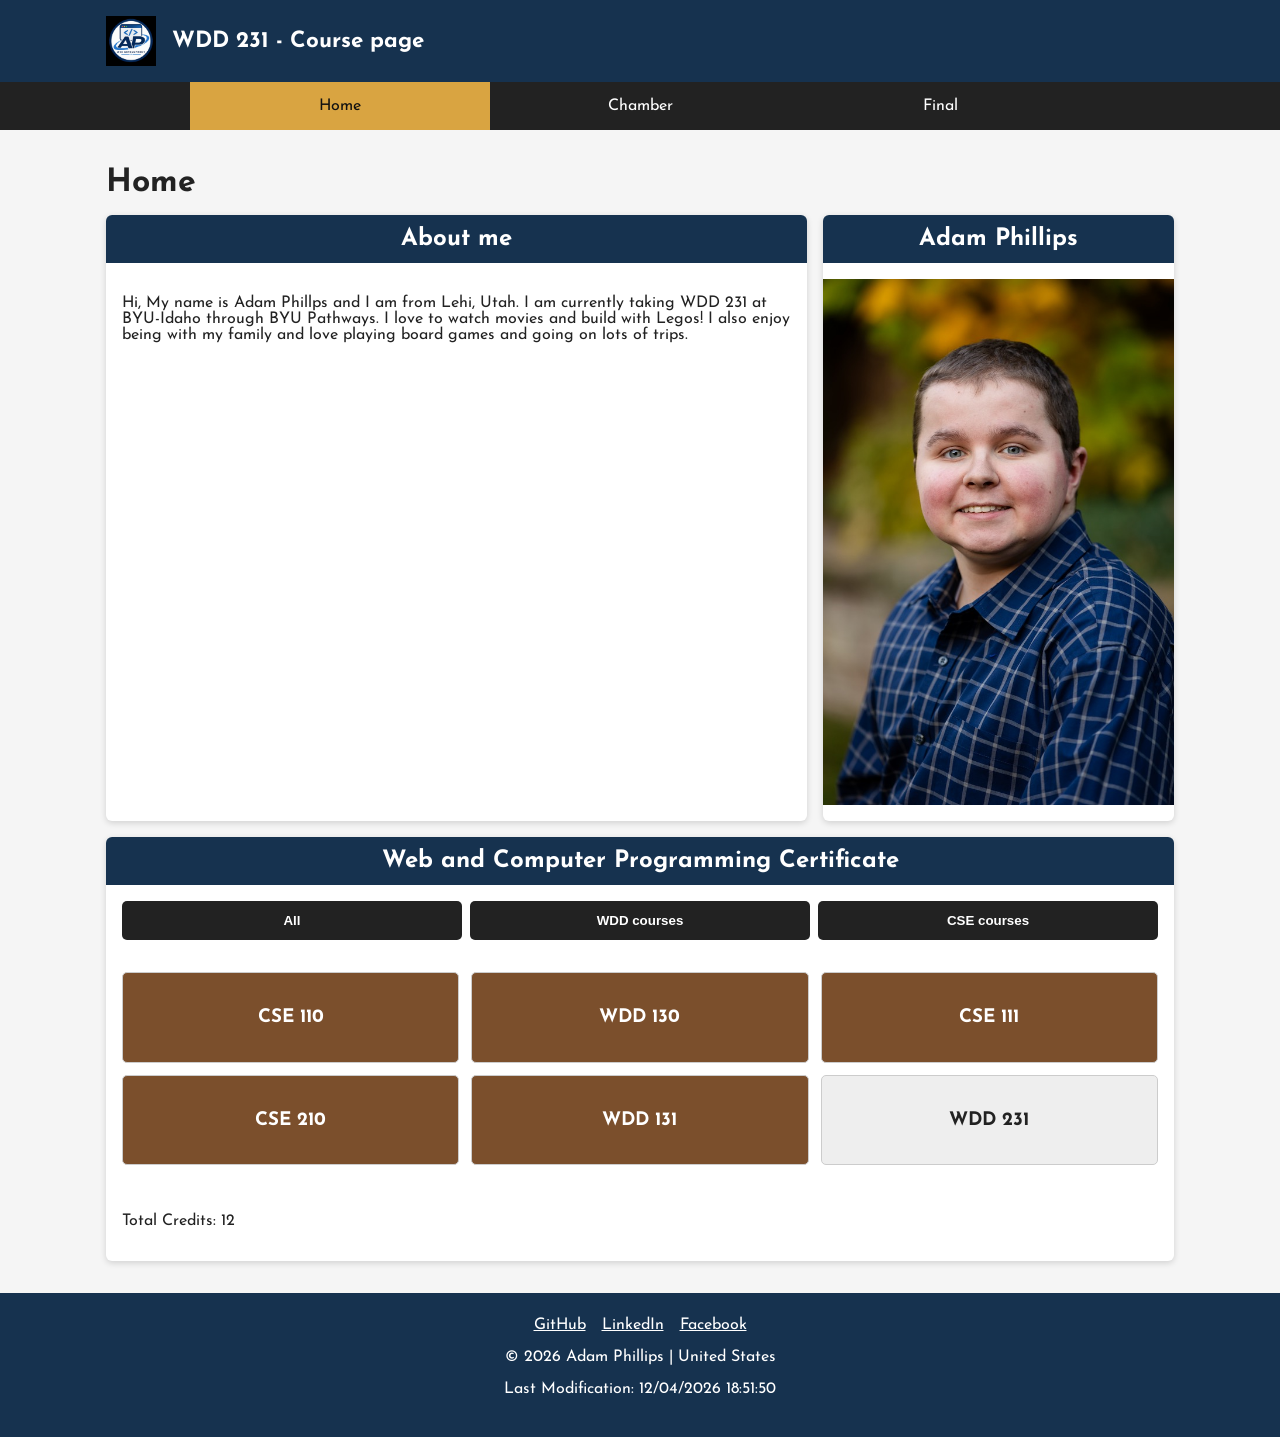
<file: index.html>
<!DOCTYPE html>
<html lang="en">
<head>
    <meta charset="UTF-8">
    <meta name="viewport" content="width=device-width, initial-scale=1.0">

    <meta
        name="description"
        content="This is a WDD 231 course homepage featuring web development coursework and certificate progress."
    >
    <meta name="author" content="Adam Phillips">

    <title>WDD 231 | Adam Phillips</title>

    <link rel="preconnect" href="https://fonts.googleapis.com">
    <link rel="preconnect" href="https://fonts.gstatic.com" crossorigin>
    <link href="https://fonts.googleapis.com/css2?family=Josefin+Sans:ital,wght@0,100..700;1,100..700&display=swap" rel="stylesheet">
    <link rel="stylesheet" href="styles/small.css">
    <link rel="stylesheet" href="styles/larger.css">

    <script src="scripts/navigation.js" defer></script>
    <script src="scripts/date.js" defer></script>
    <script src="scripts/course.js" defer></script>
</head>

<body>

    <header>
        <div class="header-content">
            <img src="images/custom_logo.jpg" alt="Site logo" width="50" height="50">
            <!-- The logo is a custom created logo, simply my intials and certicate with minor design.  -->

            <span>WDD 231 - Course page</span>

            <button
                id="menu-button"
                type="button"
                aria-label="Open navigation menu"
                aria-expanded="false"
            >
                ☰
            </button>
        </div>
    </header>

    <nav id="navigation">
        <a href="index.html" class="active">Home</a>
        <a href="#">Chamber</a>
        <a href="#">Final</a>
    </nav>

    <main>
        <h1>Home</h1>

        <div class="top-sections">

            <section class="course-work">
                <h2>About me</h2>
                    <p>Hi, My name is Adam Phillps and I am from Lehi, Utah. I am currently taking WDD 231 at
                    BYU-Idaho through BYU Pathways.  I love to watch movies and build with Legos!  I also enjoy being with my family and love
                    playing board games and going on lots of trips.</p>
            </section>

            <section class="location">
                <h2>Adam Phillips</h2>

                <img
                    src="images/profile.jpg"
                    alt="Profile image"
                    width="400"
                    height="300"
                >

            </section>

        </div>

        <section class="certificate">
            <h2>Web and Computer Programming Certificate</h2>

            <div class="course-filters">
                <button id="all" type="button">All</button>
                <button id="wdd" type="button">WDD courses</button>
                <button id="cse" type="button">CSE courses</button>
            </div>

            <div id="course-cards"></div>

            <p>
                Total Credits:
                <span id="total-credits">0</span>
            </p>
        </section>
    </main>

    <footer>

        <div class="social-links">
            <a
                href="https://github.com/PhillipsAdam680"
                target="_blank"
                rel="noopener"
                aria-label="GitHub"
            >
                GitHub
            </a>

            <a
                href="https://www.linkedin.com/in/adam-phillips-0ab884398/"
                target="_blank"
                rel="noopener"
                aria-label="LinkedIn"
            >
                LinkedIn
            </a>

            <a
                href="https://www.facebook.com/profile.php?id=61559179601102"
                target="_blank"
                rel="noopener"
                aria-label="Facebook"
            >
                Facebook
            </a>
        </div>

        <p>
            &copy;
            <span id="currentyear"></span>
            Adam Phillips | United States
        </p>

        <p id="lastModified"></p>

    </footer>

</body>
</html>
</file>
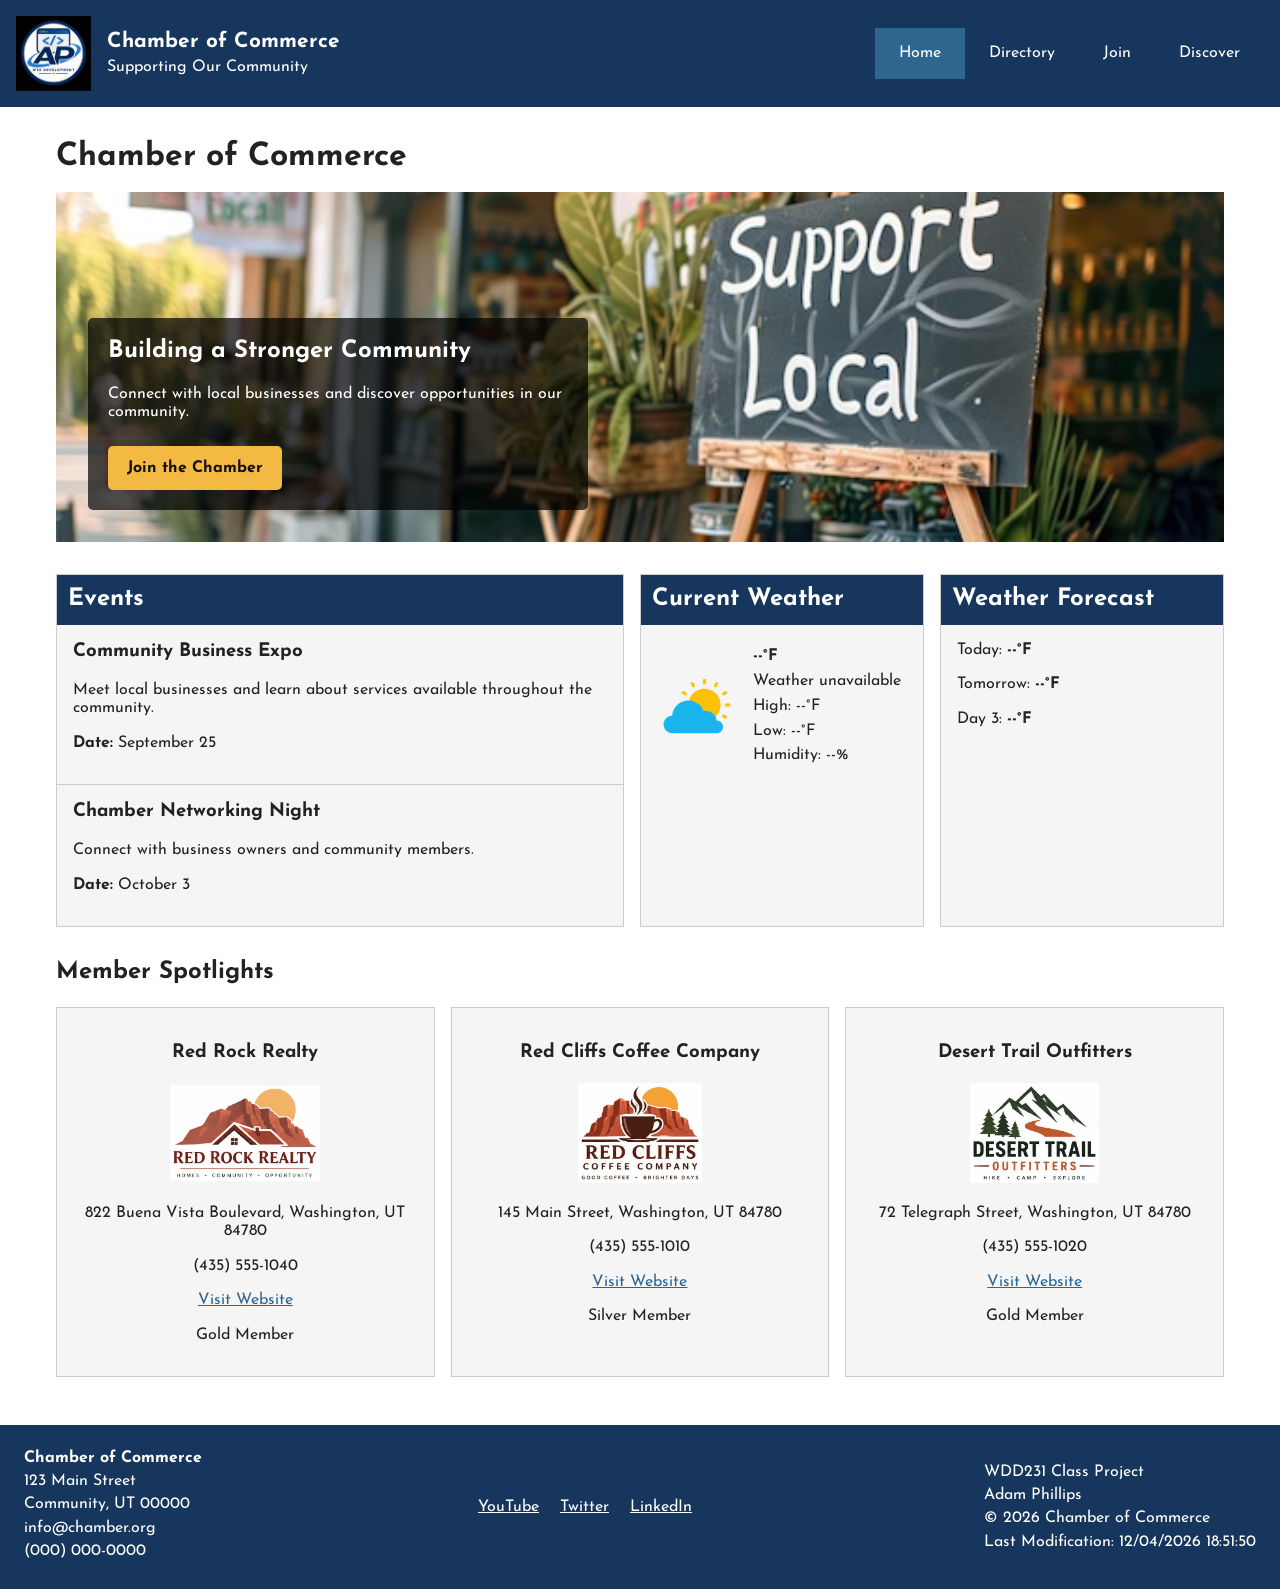
<file: chamber/index.html>
<!DOCTYPE html>
<html lang="en">
<head>
    <meta charset="UTF-8">
    <meta name="viewport" content="width=device-width, initial-scale=1.0">

    <meta name="description" content="Chamber of Commerce home page featuring local businesses, events, weather, and community information.">
    <meta name="author" content="Adam Phillips">

    <meta property="og:title" content="Chamber of Commerce">
    <meta property="og:description" content="Discover local businesses, events, weather, and community opportunities.">
    <meta property="og:image" content="https://PhillipsAdam680.github.io/wdd231/chamber/images/custom_logo.jpg">
    <meta property="og:url" content="https://PhillipsAdam680.github.io/wdd231/chamber/">

    <title>Home | Chamber of Commerce</title>

    <link rel="icon" href="favicon.ico">
    <link rel="preconnect" href="https://fonts.googleapis.com">
    <link rel="preconnect" href="https://fonts.gstatic.com" crossorigin>
    <link href="https://fonts.googleapis.com/css2?family=Josefin+Sans:ital,wght@0,100..700;1,100..700&display=swap" rel="stylesheet">
    <link rel="stylesheet" href="styles/normalize.css">
    <link rel="stylesheet" href="styles/chamber.css">
    <link rel="stylesheet" href="styles/chamber-large.css">

    <script src="scripts/navigation.js" defer></script>
    <script src="scripts/date.js" defer></script>
    <script src="scripts/weather.js" defer></script>
    <script src="scripts/spotlights.js" defer></script>
</head>

<body>

<header>
    <div class="site-brand">
        <img src="images/custom_logo.jpg"
             alt="Chamber of Commerce logo"
             width="75"
             height="75">

        <div>
            <span>Chamber of Commerce</span>
            <p>Supporting Our Community</p>
        </div>
    </div>

    <button id="menu" aria-label="Open navigation menu"></button>

    <nav id="navigation">
        <a href="index.html" class="active">Home</a>
        <a href="directory.html">Directory</a>
        <a href="join.html">Join</a>
        <a href="discover.html">Discover</a>
    </nav>
</header>

<main>

    <h1>Chamber of Commerce</h1>

    <!-- HERO -->
    <section class="hero">
        <img src="images/local-business.jpg"
             alt="Local community and businesses"
             width="1200"
             height="500">

        <div class="hero-content">
            <h2>Building a Stronger Community</h2>
            <p>Connect with local businesses and discover opportunities in our community.</p>
            <a href="join.html" class="cta-button">Join the Chamber</a>
        </div>
    </section>

    <!-- HOME INFORMATION -->
    <section class="home-info">

        <!-- EVENTS -->
        <section class="card events">
            <h2>Events</h2>

            <div class="event">
                <h3>Community Business Expo</h3>
                <p>Meet local businesses and learn about services available throughout the community.</p>
                <p><strong>Date:</strong> September 25</p>
            </div>

            <div class="event">
                <h3>Chamber Networking Night</h3>
                <p>Connect with business owners and community members.</p>
                <p><strong>Date:</strong> October 3</p>
            </div>
        </section>

        <!-- CURRENT WEATHER -->
        <section class="card weather">
            <h2>Current Weather</h2>

            <div class="current-weather">
                <img id="weather-icon"
                     src="images/weathericon.png"
                     alt="Current weather"
                     width="80"
                     height="80">

                <div>
                    <p><strong><span id="temperature">--</span>°F</strong></p>
                    <p id="description">Weather unavailable</p>
                    <p>High: <span id="high">--</span>°F</p>
                    <p>Low: <span id="low">--</span>°F</p>
                    <p>Humidity: <span id="humidity">--</span>%</p>
                </div>
            </div>
        </section>

        <!-- FORECAST -->
        <section class="card forecast">
            <h2>Weather Forecast</h2>

            <p>Today: <strong><span id="today-temp">--</span>°F</strong></p>
            <p>Tomorrow: <strong><span id="tomorrow-temp">--</span>°F</strong></p>
            <p>
                <span id="day-three-name">Day 3</span>:
                <strong><span id="day-three-temp">--</span>°F</strong>
            </p>
        </section>

    </section>

    <!-- MEMBER SPOTLIGHTS -->
    <section class="spotlight-section">
        <h2>Member Spotlights</h2>

        <div id="spotlights" class="spotlight-grid">
            <!-- JavaScript inserts businesses here -->
        </div>
    </section>

</main>

<footer>

    <div>
        <strong>Chamber of Commerce</strong>
        <p>123 Main Street</p>
        <p>Community, UT 00000</p>
        <p>info@chamber.org</p>
        <p>(000) 000-0000</p>
    </div>

    <div class="social-links">
        <a href="#" aria-label="YouTube">YouTube</a>
        <a href="#" aria-label="Twitter">Twitter</a>
        <a href="#" aria-label="LinkedIn">LinkedIn</a>
    </div>

    <div>
        <p>WDD231 Class Project</p>
        <p>Adam Phillips</p>
        <p>&copy; <span id="currentyear"></span> Chamber of Commerce</p>
        <p id="lastModified"></p>
    </div>

</footer>

</body>
</html>
</file>
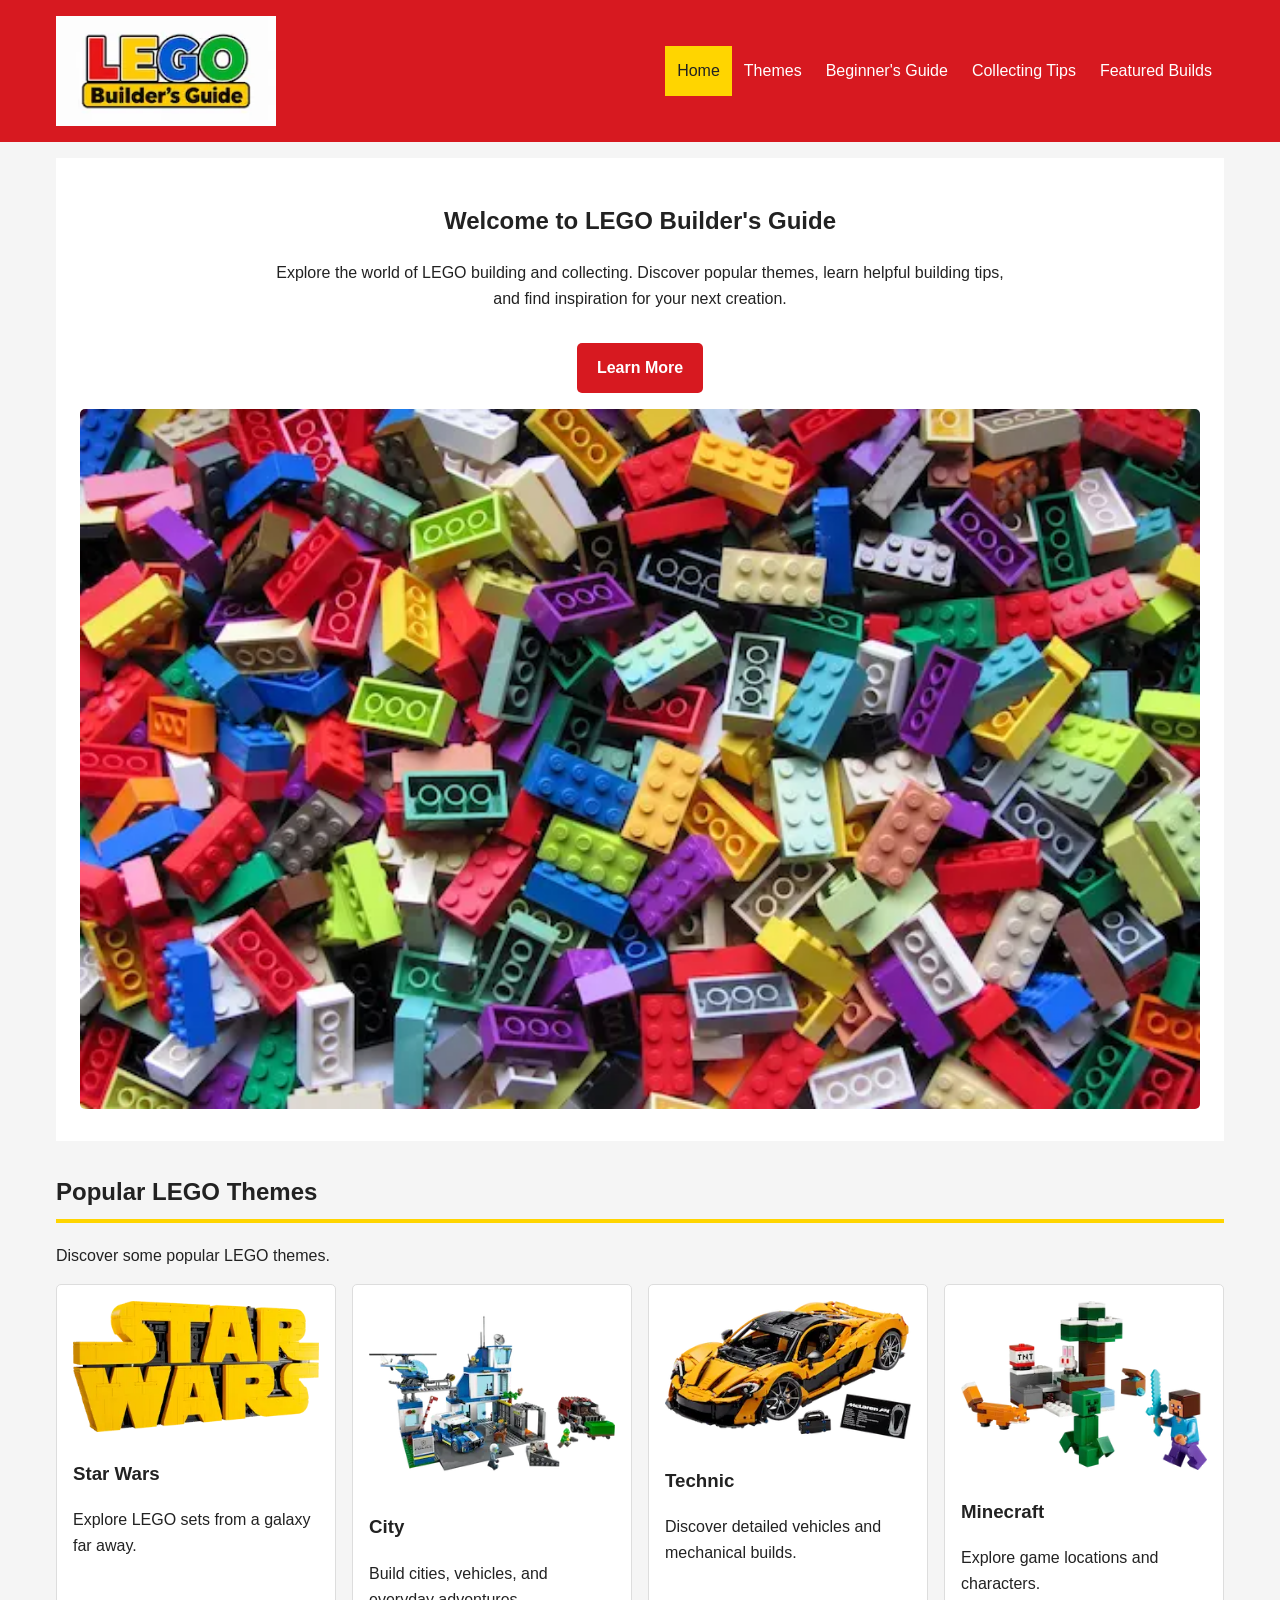
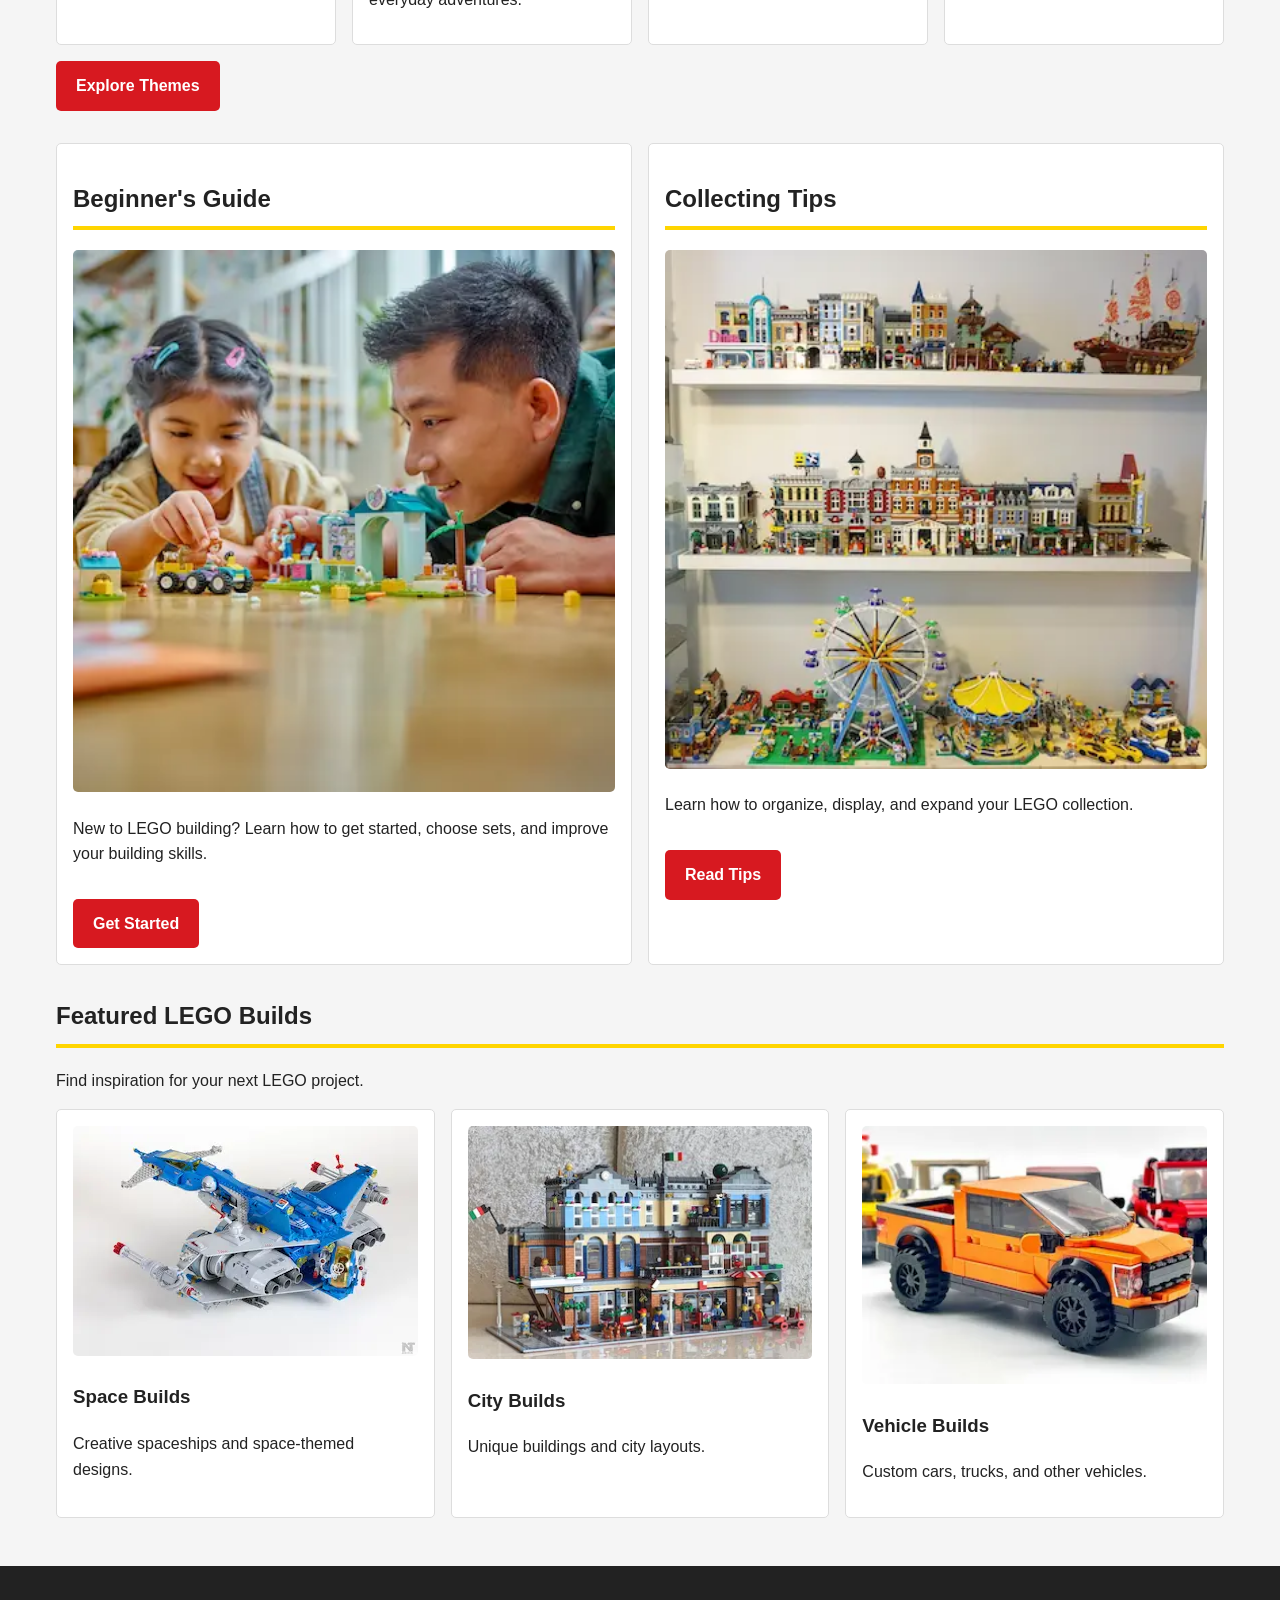
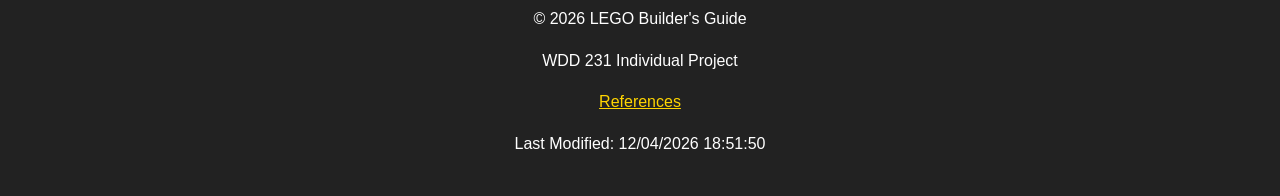
<file: project/index.html>
<!DOCTYPE html>
<html lang="en">
<head>
    <meta charset="UTF-8">
    <meta name="viewport" content="width=device-width, initial-scale=1.0">

    <meta name="description" content="Explore LEGO themes, building guides, and collecting tips.">
    <meta name="author" content="Adam Phillips">
    
    <meta property="og:title" content="Lego Builders Guide">
    <meta property="og:description" content="A beginners guide to entering the Lego hobby and community">
    <meta property="og:image" content="https://PhillipsAdam680.github.io/wdd231/project/images/sitelogo.webp">
    <meta property="og:url" content="https://PhillipsAdam680.github.io/wdd231/project/">
    <link rel="icon" href="favicon.ico">

    <title>Home | LEGO Builder's Guide</title>

    <link rel="preconnect" href="https://fonts.googleapis.com">
    <link rel="preconnect" href="https://fonts.gstatic.com" crossorigin>
    <link href="https://fonts.googleapis.com/css2?family=Jost:ital,wght@0,100..900;1,100..900&display=swap" rel="stylesheet">
    <link rel="stylesheet" href="styles/small.css">
    <link rel="stylesheet" href="styles/larger.css">
    <script src="scripts/main.js" defer></script>
</head>

<body>
    <header>
        <div class="header-content">

            <a href="index.html" class="logo">
                <img src="images/sitelogo.webp"
                    alt="LEGO Builder's Guide Logo"
                    width="200"
                    height="100">
            </a>


            <button id="menu-button"
                    aria-label="Open navigation menu"
                    aria-expanded="false"
                    aria-controls="navigation">
                &#9776;
            </button>

            <nav id="navigation">
                <ul>
                    <li><a href="index.html"
                           class="active"
                           aria-current="page">Home</a></li>
                    <li><a href="themes.html">Themes</a></li>
                    <li><a href="beginner.html">Beginner's Guide</a></li>
                    <li><a href="beginner.html#collecting">Collecting Tips</a></li>
                    <li><a href="#featured">Featured Builds</a></li>
                </ul>
            </nav>
        </div>
    </header>

    <main>
        <!-- Hero Section -->
        <section class="hero">
            <div class="hero-text">
                <h1>Welcome to LEGO Builder's Guide</h1>
                <p>
                    Explore the world of LEGO building and collecting.
                    Discover popular themes, learn helpful building
                    tips, and find inspiration for your next creation.
                </p>
                <a href="beginner.html" class="button">
                    Learn More
                </a>
            </div>

            <div class="hero-image">
                <img src="images/bricks.webp"
                     alt="A colorful LEGO brick creation"
                     width="600" height="400">
            </div>
        </section>

        <!-- Popular Themes -->
        <section class="popular-themes">
            <h2>Popular LEGO Themes</h2>
            <p>Discover some popular LEGO themes.</p>

            <div class="theme-grid">
                <article class="theme-card">
                    <img src="images/starwars.webp"
                         alt="LEGO Star Wars set"
                         loading="lazy"
                         width="300" height="200">
                    <h3>Star Wars</h3>
                    <p>Explore LEGO sets from a galaxy far away.</p>
                </article>

                <article class="theme-card">
                    <img src="images/city.webp"
                         alt="LEGO City set"
                         loading="lazy"
                         width="300" height="200">
                    <h3>City</h3>
                    <p>Build cities, vehicles, and everyday adventures.</p>
                </article>

                <article class="theme-card">
                    <img src="images/technic.webp"
                         alt="LEGO Technic set"
                         loading="lazy"
                         width="300" height="200">
                    <h3>Technic</h3>
                    <p>Discover detailed vehicles and mechanical builds.</p>
                </article>

                <article class="theme-card">
                    <img src="images/minecraft.webp"
                         alt="LEGO Minecraft set"
                         loading="lazy"
                         width="300" height="200">
                    <h3>Minecraft</h3>
                    <p>Explore game locations and characters.</p>
                </article>
            </div>

            <a href="themes.html" class="button">
                Explore Themes
            </a>
        </section>

        <!-- Guides -->
        <section class="guides">
            <article class="guide-card">
                <h2>Beginner's Guide</h2>
                <img src="images/buildguide.webp"
                     alt="LEGO bricks ready to be assembled"
                     loading="lazy"
                     width="400" height="250">
                <p>
                    New to LEGO building? Learn how to get started,
                    choose sets, and improve your building skills.
                </p>
                <a href="beginner.html" class="button">
                    Get Started
                </a>
            </article>

            <article class="guide-card">
                <h2>Collecting Tips</h2>
                <img src="images/collecting.webp"
                     alt="A collection of LEGO sets"
                     loading="lazy"
                     width="400" height="250">
                <p>
                    Learn how to organize, display, and expand
                    your LEGO collection.
                </p>
                <a href="beginner.html#collecting" class="button">
                    Read Tips
                </a>
            </article>
        </section>

        <!-- Featured Builds -->
        <section id="featured" class="featured-builds">
            <h2>Featured LEGO Builds</h2>
            <p>Find inspiration for your next LEGO project.</p>

            <div class="build-grid">
                <article class="build-card">
                    <img src="images/build-one.webp"
                         alt="A custom LEGO spaceship"
                         loading="lazy"
                         width="350" height="230">
                    <h3>Space Builds</h3>
                    <p>Creative spaceships and space-themed designs.</p>
                </article>

                <article class="build-card">
                    <img src="images/build-two.webp"
                         alt="A custom LEGO building"
                         loading="lazy"
                         width="350" height="230">
                    <h3>City Builds</h3>
                    <p>Unique buildings and city layouts.</p>
                </article>

                <article class="build-card">
                    <img src="images/build-three.webp"
                         alt="A custom LEGO vehicle"
                         loading="lazy"
                         width="350" height="230">
                    <h3>Vehicle Builds</h3>
                    <p>Custom cars, trucks, and other vehicles.</p>
                </article>
            </div>
        </section>
    </main>

    <footer>
        <p>&copy; <span id="currentyear"></span>
            LEGO Builder's Guide</p>
        <p>WDD 231 Individual Project</p>
        <p><a href="references.html">References</a></p>
        <p id="lastModified"></p>
    </footer>
</body>
</html>
</file>
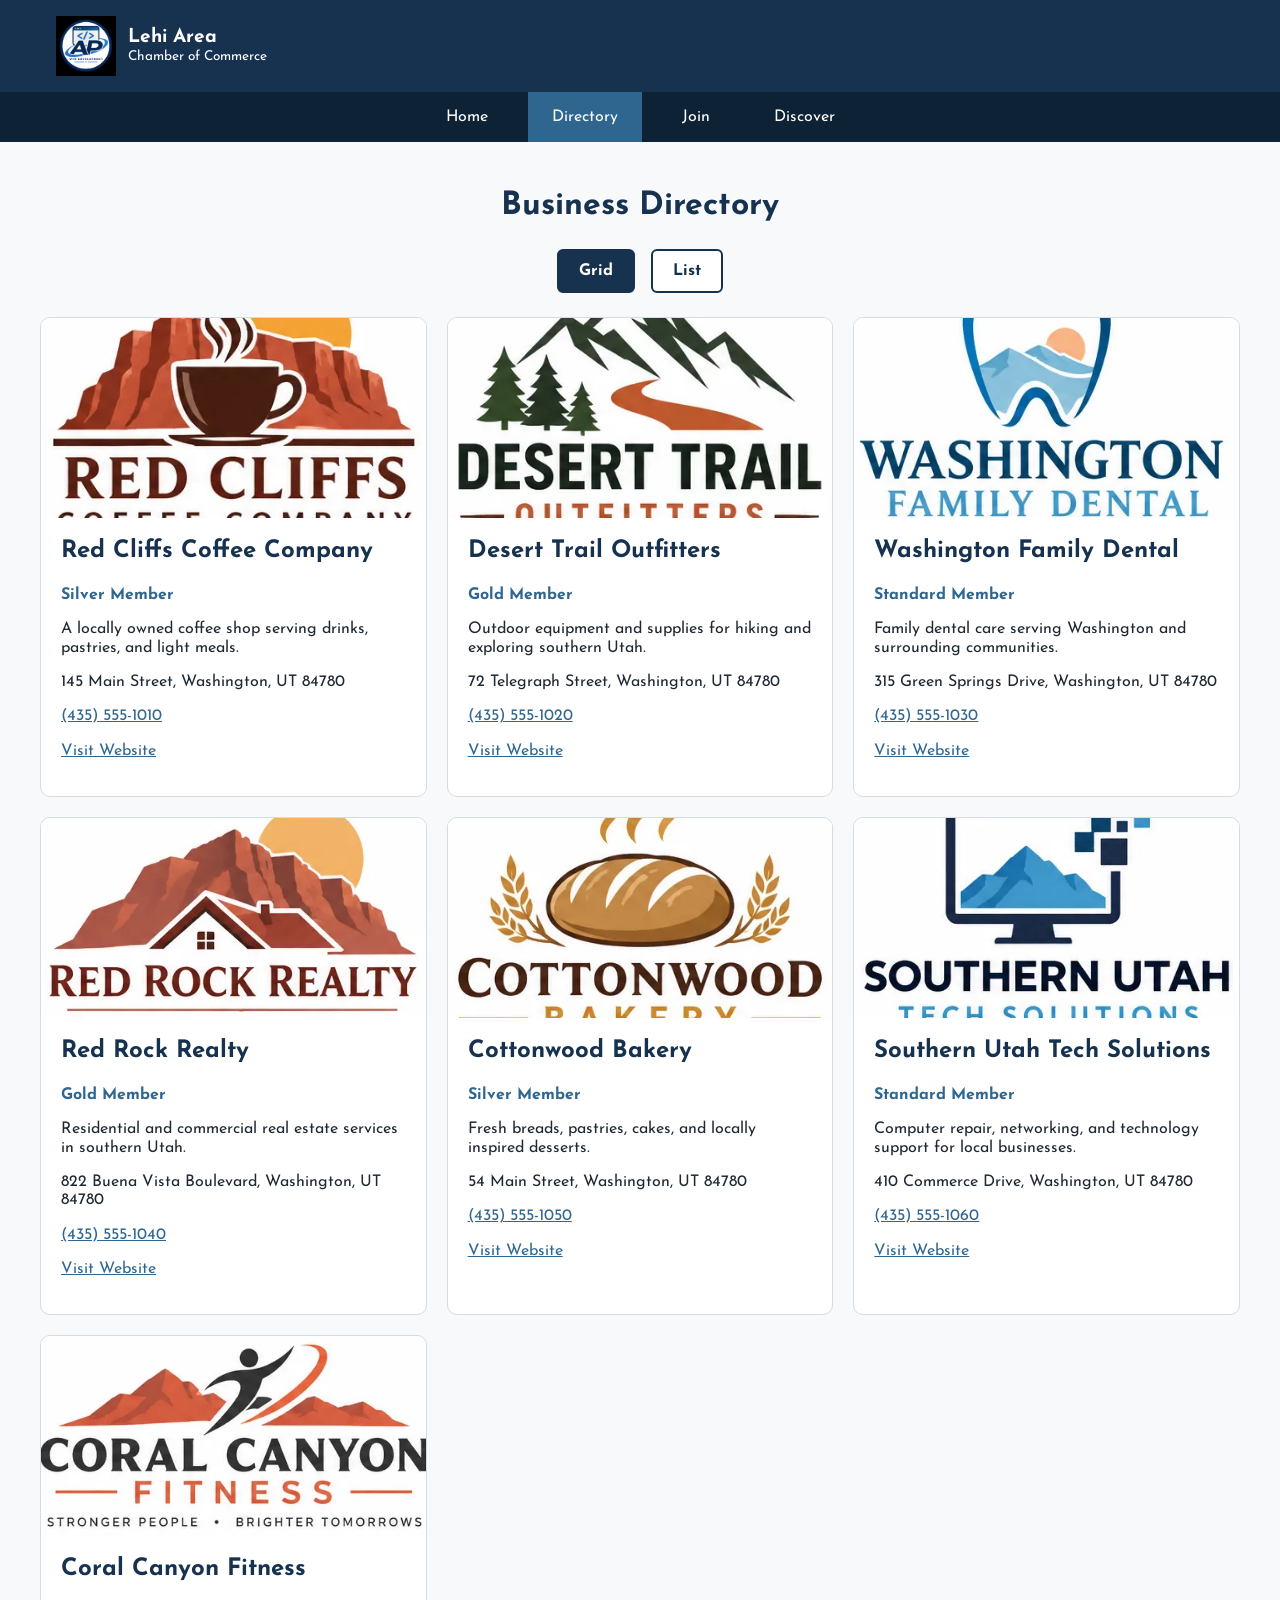
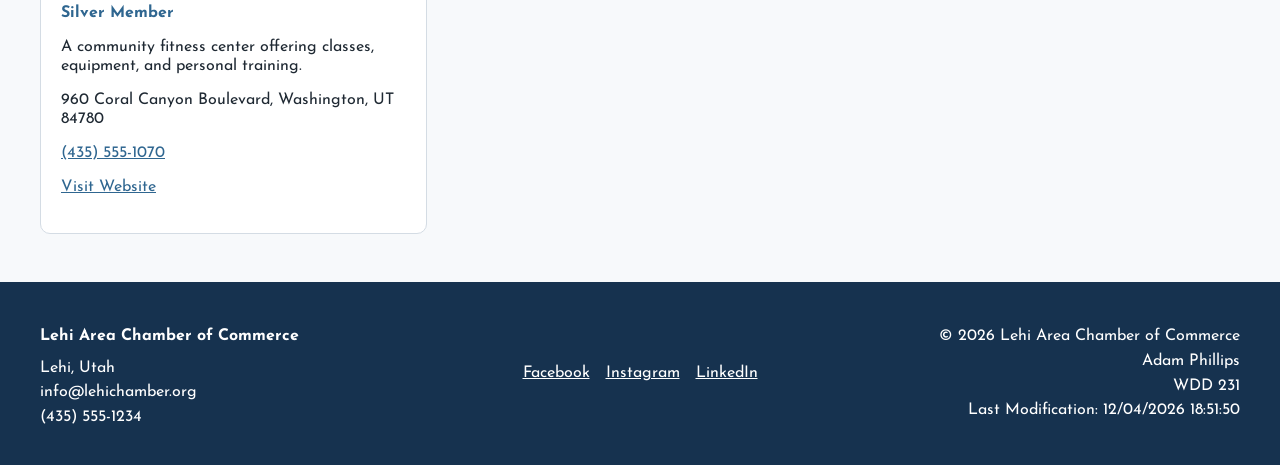
<file: chamber/directory.html>
<!DOCTYPE html>
<html lang="en">
<head>
    <meta charset="UTF-8">
    <meta name="viewport" content="width=device-width, initial-scale=1.0">

    <title>Business Directory | Lehi Area Chamber of Commerce</title>

    <meta name="description" content="Explore businesses and organizations that are members of the Lehi Area Chamber of Commerce.">
    <meta name="author" content="Adam Phillips">

    <meta property="og:title" content="Lehi Area Chamber of Commerce">
    <meta property="og:description" content="Discover local businesses and Chamber of Commerce members in the Lehi, Utah area.">
    <meta property="og:image" content="https://PhillipsAdam680.github.io/wdd231/chamber/images/custom_logo.jpg">
    <meta property="og:url" content="https://PhillipsAdam680.github.io/wdd231/chamber/directory.html">
    <meta property="og:type" content="website">

    <link rel="icon" href="images/favicon.ico">

    <link rel="preconnect" href="https://fonts.googleapis.com">
    <link rel="preconnect" href="https://fonts.gstatic.com" crossorigin>
    <link href="https://fonts.googleapis.com/css2?family=Josefin+Sans:ital,wght@0,100..700;1,100..700&display=swap" rel="stylesheet">
    <link rel="stylesheet" href="styles/normalize.css">
    <link rel="stylesheet" href="styles/small.css">
    <link rel="stylesheet" href="styles/larger.css">

    <script src="scripts/navigation.js" defer></script>
    <script src="scripts/directory.js" defer></script>
</head>

<body>

<header>
    <div class="header-content">
        <a href="index.html" class="site-brand">
            <img
                src="images/custom_logo.jpg"
                alt="Washington Area Chamber of Commerce logo"
                width="80"
                height="80"
            >

            <div>
                <span class="site-name">Lehi Area</span>
                <span class="site-subtitle">Chamber of Commerce</span>
            </div>
        </a>

        <button
            id="menu-button"
            class="menu-button"
            aria-label="Open navigation menu"
            aria-expanded="false"
        >
            ☰
        </button>
    </div>

    <nav id="navigation">
        <a href="index.html">Home</a>
        <a href="directory.html" class="active">Directory</a>
        <a href="join.html">Join</a>
        <a href="discover.html">Discover</a>
    </nav>
</header>

<main>
    <h1>Business Directory</h1>

    <section class="directory-controls">
        <h2 class="visually-hidden">Directory Display Options</h2>

        <button id="grid-button" class="view-button active">
            Grid
        </button>

        <button id="list-button" class="view-button">
            List
        </button>
    </section>

    <section
        id="members"
        class="members-grid"
        aria-label="Chamber members"
    >
        <!-- Member cards will be generated with JavaScript -->
    </section>
</main>

<footer>
    <div class="footer-content">

        <section class="footer-contact">
            <h2>Lehi Area Chamber of Commerce</h2>

            <p>Lehi, Utah</p>
            <p>info@lehichamber.org</p>
            <p>(435) 555-1234</p>
        </section>

        <section class="social-links">
            <h2 class="visually-hidden">Social Media</h2>

            <a href="#" aria-label="Facebook">Facebook</a>
            <a href="#" aria-label="Instagram">Instagram</a>
            <a href="#" aria-label="LinkedIn">LinkedIn</a>
        </section>

        <section class="development-info">
            <h2 class="visually-hidden">Development Information</h2>

            <p>
                &copy; <span id="current-year"></span>
                Lehi Area Chamber of Commerce
            </p>

            <p>Adam Phillips</p>
            <p>WDD 231</p>

            <p>
                Last Modification:
                <span id="last-modified"></span>
            </p>
        </section>

    </div>
</footer>

</body>
</html>
</file>
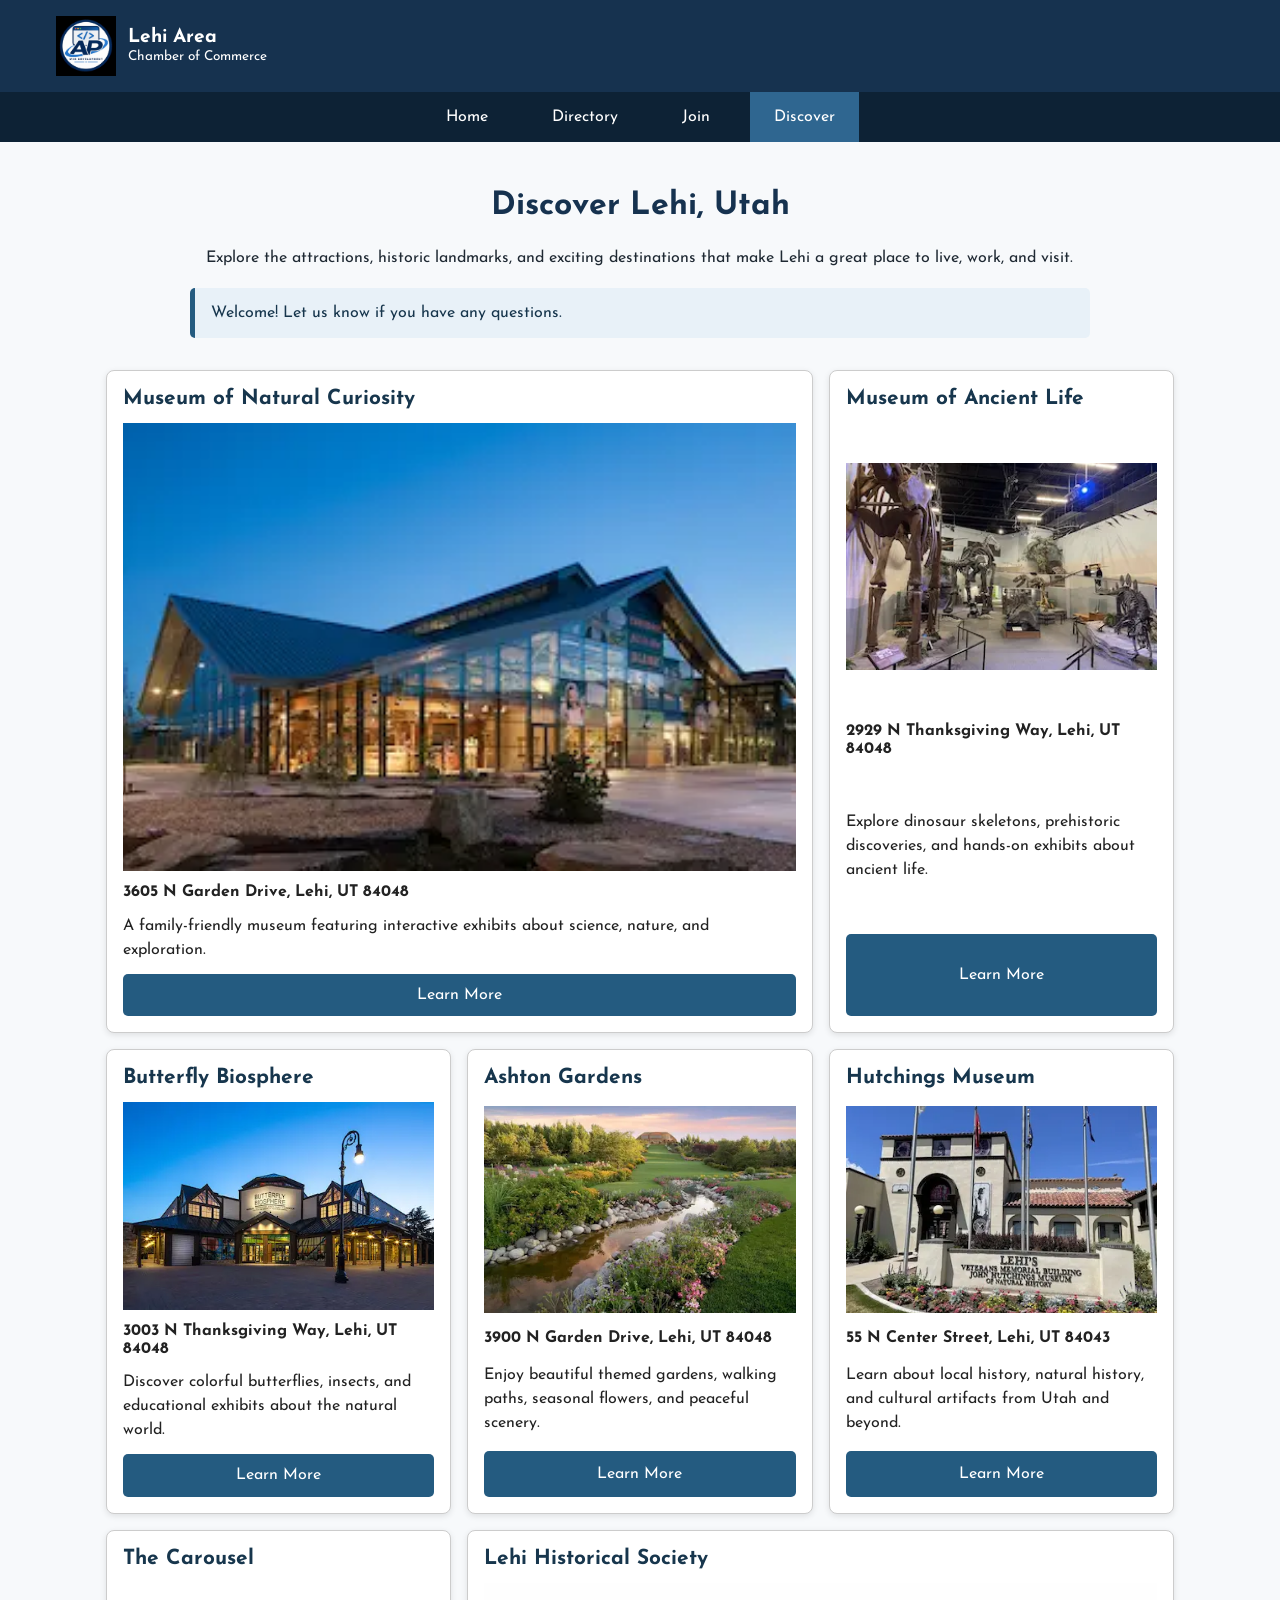
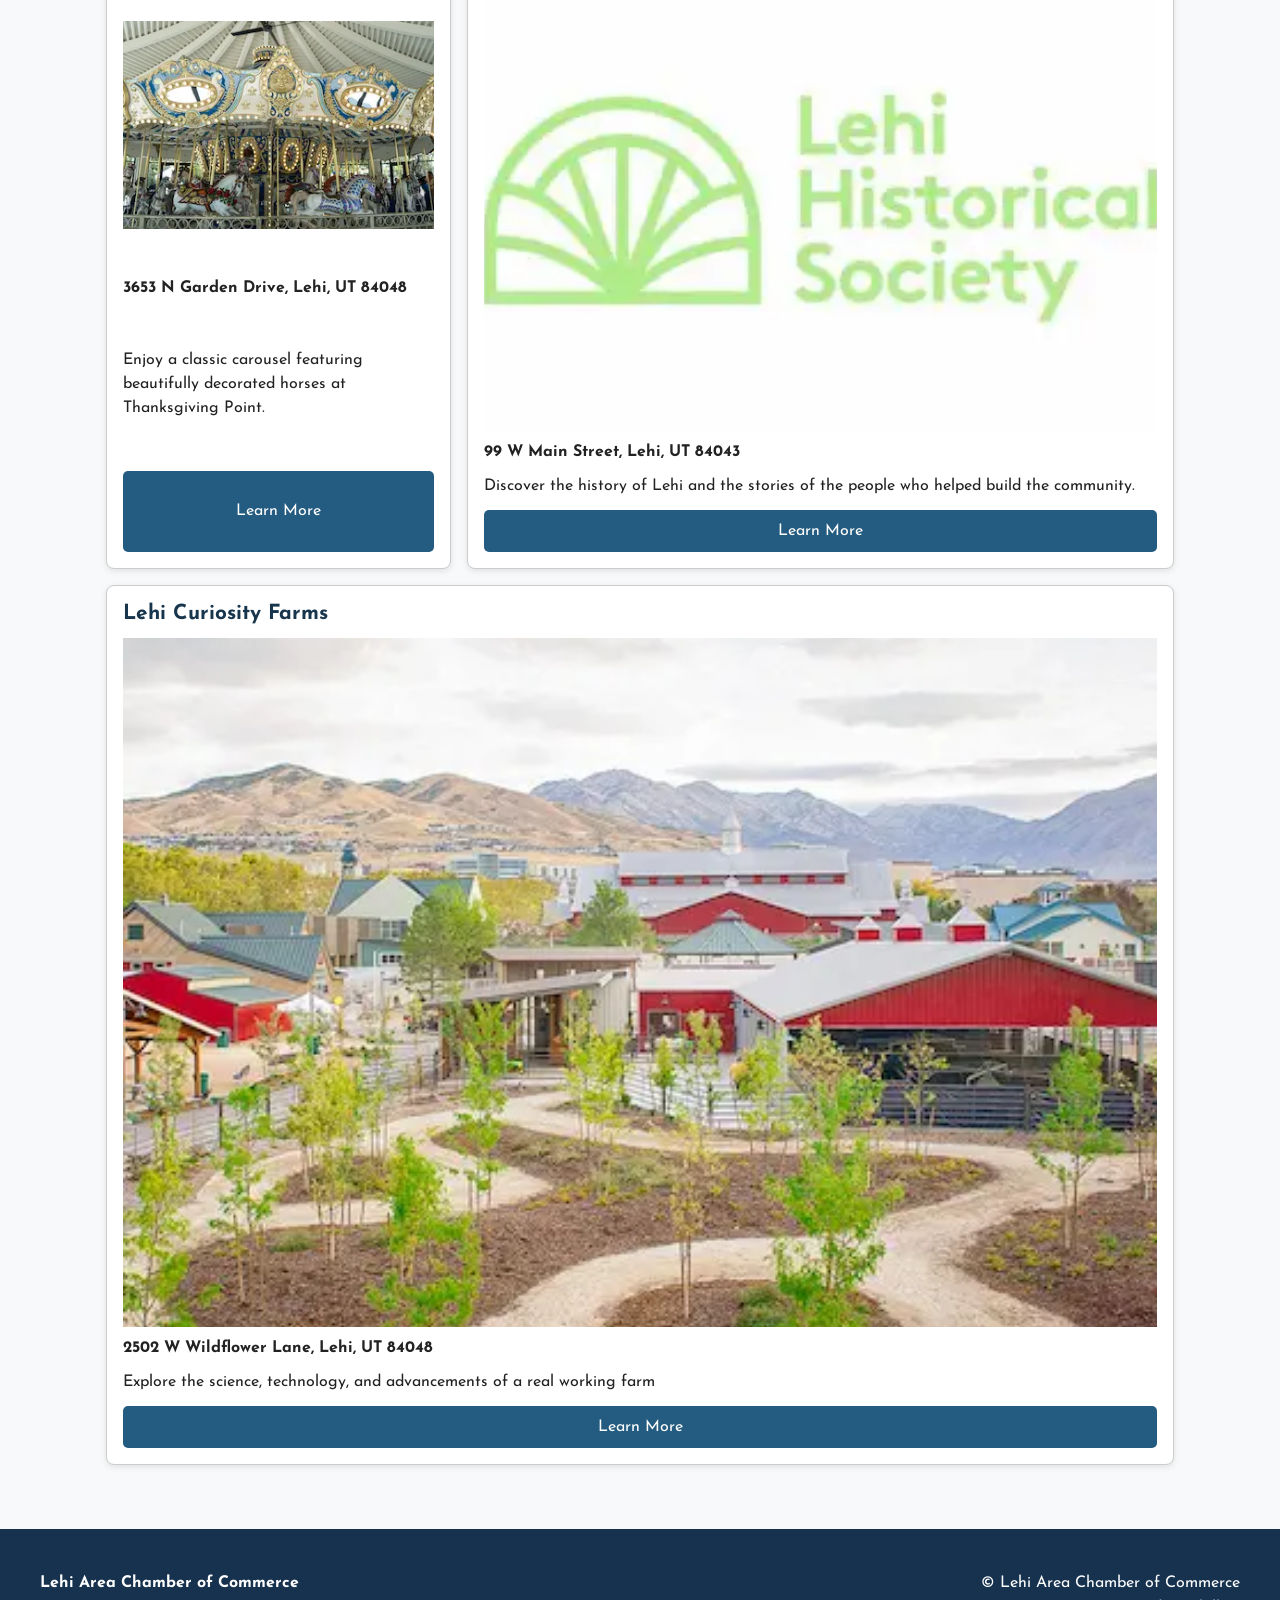
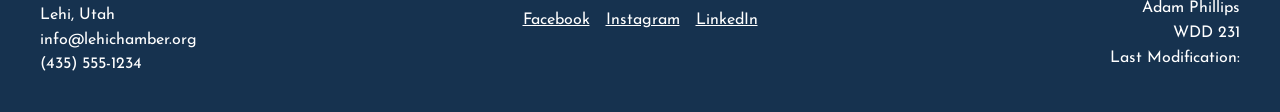
<file: chamber/discover.html>
<!DOCTYPE html>
<html lang="en">
<head>
  <meta charset="UTF-8">
  <meta name="viewport" content="width=device-width, initial-scale=1.0">

  <meta name="description" content="Discover attractions, landmarks, and businesses in Lehi, Utah.">
  <meta name="author" content="Adam Phillips">

  <meta property="og:title" content="Discover Lehi | Chamber of Commerce">
  <meta property="og:type" content="website">
  <meta property="og:description" content="Discover local businesses and fun attractions and landmarks in the local Lehi, Utah area.">
  <meta property="og:image" content="https://PhillipsAdam680.github.io/wdd231/chamber/images/custom_logo.jpg">
  <meta property="og:url" content="https://PhillipsAdam680.github.io/wdd231/chamber/discover.html">

  <title>Discover Lehi | Chamber of Commerce</title>
  
  <link rel="preconnect" href="https://fonts.googleapis.com">
  <link rel="preconnect" href="https://fonts.gstatic.com" crossorigin>
  <link href="https://fonts.googleapis.com/css2?family=Josefin+Sans:ital,wght@0,100..700;1,100..700&display=swap" rel="stylesheet">
  
  <link rel="icon" href="favicon.ico">
  <link rel="stylesheet" href="styles/normalize.css">
  <link rel="stylesheet" href="styles/small.css">
  <link rel="stylesheet" href="styles/larger.css">

  <script src="scripts/discover.js" type="module"></script>
</head>

<body>
<header>
<div class="header-content">
        <a href="index.html" class="site-brand">
            <img
                src="images/custom_logo.jpg"
                alt="Washington Area Chamber of Commerce logo"
                width="80"
                height="80"
            >

            <div>
                <span class="site-name">Lehi Area</span>
                <span class="site-subtitle">Chamber of Commerce</span>
            </div>
        </a>

        <button
            id="menu-button"
            class="menu-button"
            aria-label="Open navigation menu"
            aria-expanded="false"
        >
            ☰
        </button>
    </div>

    
    <nav id="navigation">
        <a href="index.html">Home</a>
        <a href="directory.html">Directory</a>
        <a href="join.html" >Join</a>
        <a href="discover.html" class="active">Discover</a>
    </nav>
</header>

  <main>
    <h1>Discover Lehi, Utah</h1>

    <p class="discover-intro">
      Explore the attractions, historic landmarks, and
      exciting destinations that make Lehi a great place
      to live, work, and visit.
    </p>

    <aside id="visit-message" aria-label="Visitor information"></aside>

    <section class="discover-grid"
      id="discover-grid"
      aria-label="Places to discover">
    </section>
  </main>
<footer>
    <div class="footer-content">

        <section class="footer-contact">
            <h2>Lehi Area Chamber of Commerce</h2>

            <p>Lehi, Utah</p>
            <p>info@lehichamber.org</p>
            <p>(435) 555-1234</p>
        </section>

        <section class="social-links">
            <h2 class="visually-hidden">Social Media</h2>

            <a href="#" aria-label="Facebook">Facebook</a>
            <a href="#" aria-label="Instagram">Instagram</a>
            <a href="#" aria-label="LinkedIn">LinkedIn</a>
        </section>

        <section class="development-info">
            <h2 class="visually-hidden">Development Information</h2>

            <p>
                &copy; <span id="current-year"></span>
                Lehi Area Chamber of Commerce
            </p>

            <p>Adam Phillips</p>
            <p>WDD 231</p>

            <p>
                Last Modification:
                <span id="last-modified"></span>
            </p>
        </section>

    </div>

</footer>
</body>
</html>
</file>
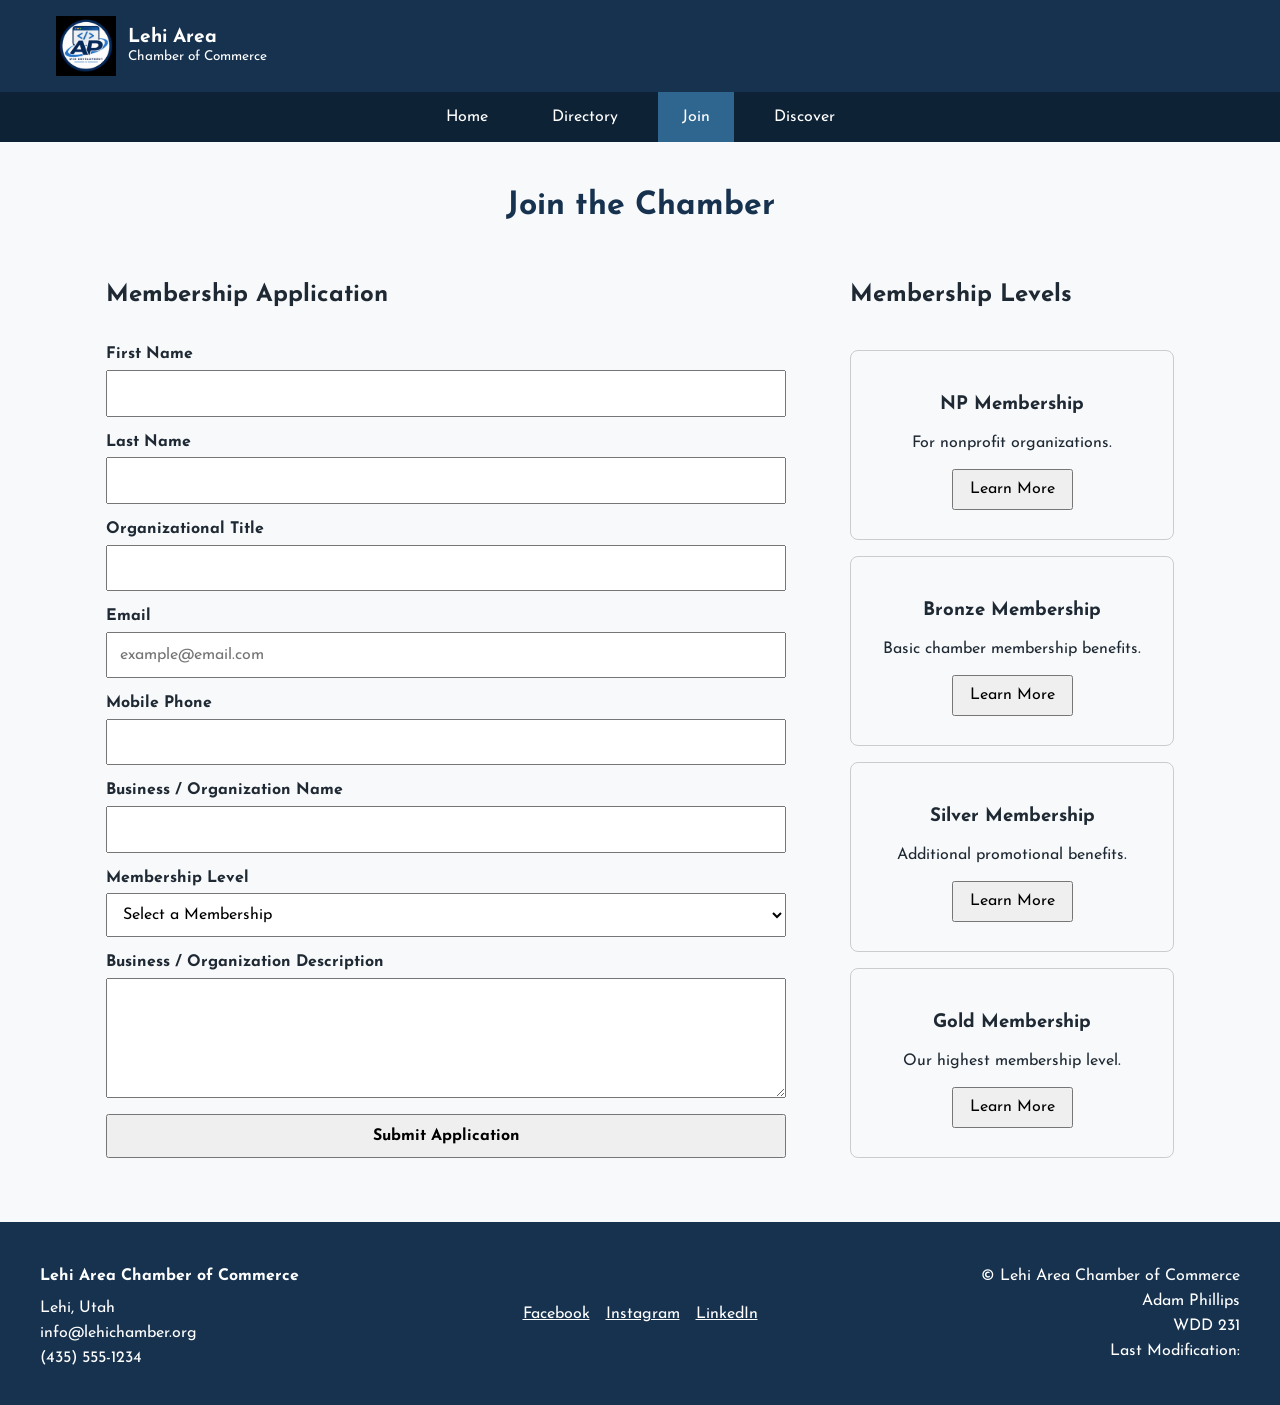
<file: chamber/join.html>
<!DOCTYPE html>
<html lang="en">
<head>
    <meta charset="UTF-8">
    <meta name="viewport" content="width=device-width, initial-scale=1.0">

    <title>Join | Lehi Area Chamber of Commerce</title>

    <meta name="description" content="Join businesses and organizations that are members of the Lehi Area Chamber of Commerce.">
    <meta name="author" content="Adam Phillips">

    <meta property="og:title" content="Lehi Area Chamber of Commerce">
    <meta property="og:description" content="Join local businesses and Chamber of Commerce members in the Lehi, Utah area.">
    <meta property="og:image" content="https://PhillipsAdam680.github.io/wdd231/chamber/images/custom_logo.jpg">
    <meta property="og:url" content="https://PhillipsAdam680.github.io/wdd231/chamber/directory.html">
    <meta property="og:type" content="website">

    <link rel="icon" href="images/favicon.ico">

    <link rel="preconnect" href="https://fonts.googleapis.com">
    <link rel="preconnect" href="https://fonts.gstatic.com" crossorigin>
    <link href="https://fonts.googleapis.com/css2?family=Josefin+Sans:ital,wght@0,100..700;1,100..700&display=swap" rel="stylesheet">
    <link rel="stylesheet" href="styles/normalize.css">

    <link rel="stylesheet" href="styles/small.css">
    <link rel="stylesheet" href="styles/larger.css">

    <script src="scripts/navigation.js" defer></script>
    <script src="scripts/join.js" defer></script>

</head>

<body>
    <header>
<div class="header-content">
        <a href="index.html" class="site-brand">
            <img
                src="images/custom_logo.jpg"
                alt="Washington Area Chamber of Commerce logo"
                width="80"
                height="80"
            >

            <div>
                <span class="site-name">Lehi Area</span>
                <span class="site-subtitle">Chamber of Commerce</span>
            </div>
        </a>

        <button
            id="menu-button"
            class="menu-button"
            aria-label="Open navigation menu"
            aria-expanded="false"
        >
            ☰
        </button>
    </div>

    
    <nav id="navigation">
        <a href="index.html">Home</a>
        <a href="directory.html">Directory</a>
        <a href="join.html" class="active">Join</a>
        <a href="discover.html">Discover</a>
    </nav>
</header>

<main class="join-main">
    <h1>Join the Chamber</h1>

    <div class="join-container">

        <section class="application">
            <h2>Membership Application</h2>

            <form method="get" action="thankyou.html">

                <label>
                    First Name
                    <input type="text" name="first" required
                           autocomplete="given-name"
                           title="Enter your first name">
                </label>

                <label>
                    Last Name
                    <input type="text" name="last" required
                           autocomplete="family-name"
                           title="Enter your last name">
                </label>

                <label>
                    Organizational Title
                    <input type="text" name="title"
                           autocomplete="organization-title"
                           pattern="[A-Za-z\s\-]{7,}"
                           title="Enter at least 7 letters, spaces, or hyphens">
                </label>

                <label>
                    Email
                    <input type="email" name="email" required
                           autocomplete="email"
                           placeholder="example@email.com"
                           title="Enter your email address">
                </label>

                <label>
                    Mobile Phone
                    <input type="tel" name="phone" required
                           autocomplete="tel"
                           title="Enter your phone number">
                </label>

                <label>
                    Business / Organization Name
                    <input type="text" name="organization" required
                           autocomplete="organization"
                           title="Enter your organization name">
                </label>

                <label>
                    Membership Level
                    <select name="membership" required>
                        <option value="">Select a Membership</option>
                        <option value="np">NP Membership</option>
                        <option value="bronze">Bronze Membership</option>
                        <option value="silver">Silver Membership</option>
                        <option value="gold">Gold Membership</option>
                    </select>
                </label>

                <label>
                    Business / Organization Description
                    <textarea name="description"
                              title="Describe your organization"></textarea>
                </label>

                <input type="hidden" name="timestamp" id="timestamp">

                <input type="submit" value="Submit Application">
            </form>
        </section>


        <section class="membership-levels">
            <h2>Membership Levels</h2>

            <div class="membership-card">
                <h3>NP Membership</h3>
                <p>For nonprofit organizations.</p>
                <button type="button" id="npButton">Learn More</button>
            </div>

            <div class="membership-card">
                <h3>Bronze Membership</h3>
                <p>Basic chamber membership benefits.</p>
                <button type="button" id="bronzeButton">Learn More</button>
            </div>

            <div class="membership-card">
                <h3>Silver Membership</h3>
                <p>Additional promotional benefits.</p>
                <button type="button" id="silverButton">Learn More</button>
            </div>

            <div class="membership-card">
                <h3>Gold Membership</h3>
                <p>Our highest membership level.</p>
                <button type="button" id="goldButton">Learn More</button>
            </div>
        </section>

    </div>
</main>

<dialog id="npDialog">
    <h2>NP Membership</h2>
    <p>
        Designed for nonprofit organizations. This membership
        has no membership fee.
    </p>
    <button class="close-dialog">Close</button>
</dialog>

<dialog id="bronzeDialog">
    <h2>Bronze Membership</h2>
    <p>
        Includes basic chamber membership benefits,
        networking opportunities, and member resources.
    </p>
    <button class="close-dialog">Close</button>
</dialog>

<dialog id="silverDialog">
    <h2>Silver Membership</h2>
    <p>
        Includes Bronze benefits plus additional advertising,
        event discounts, and promotional opportunities.
    </p>
    <button class="close-dialog">Close</button>
</dialog>

<dialog id="goldDialog">
    <h2>Gold Membership</h2>
    <p>
        Includes our highest level of chamber benefits,
        advertising opportunities, event discounts,
        and featured business promotions.
    </p>
    <button class="close-dialog">Close</button>
</dialog>



<footer>
    <div class="footer-content">

        <section class="footer-contact">
            <h2>Lehi Area Chamber of Commerce</h2>

            <p>Lehi, Utah</p>
            <p>info@lehichamber.org</p>
            <p>(435) 555-1234</p>
        </section>

        <section class="social-links">
            <h2 class="visually-hidden">Social Media</h2>

            <a href="#" aria-label="Facebook">Facebook</a>
            <a href="#" aria-label="Instagram">Instagram</a>
            <a href="#" aria-label="LinkedIn">LinkedIn</a>
        </section>

        <section class="development-info">
            <h2 class="visually-hidden">Development Information</h2>

            <p>
                &copy; <span id="current-year"></span>
                Lehi Area Chamber of Commerce
            </p>

            <p>Adam Phillips</p>
            <p>WDD 231</p>

            <p>
                Last Modification:
                <span id="last-modified"></span>
            </p>
        </section>

    </div>

</footer>

</body>
</html>
</file>
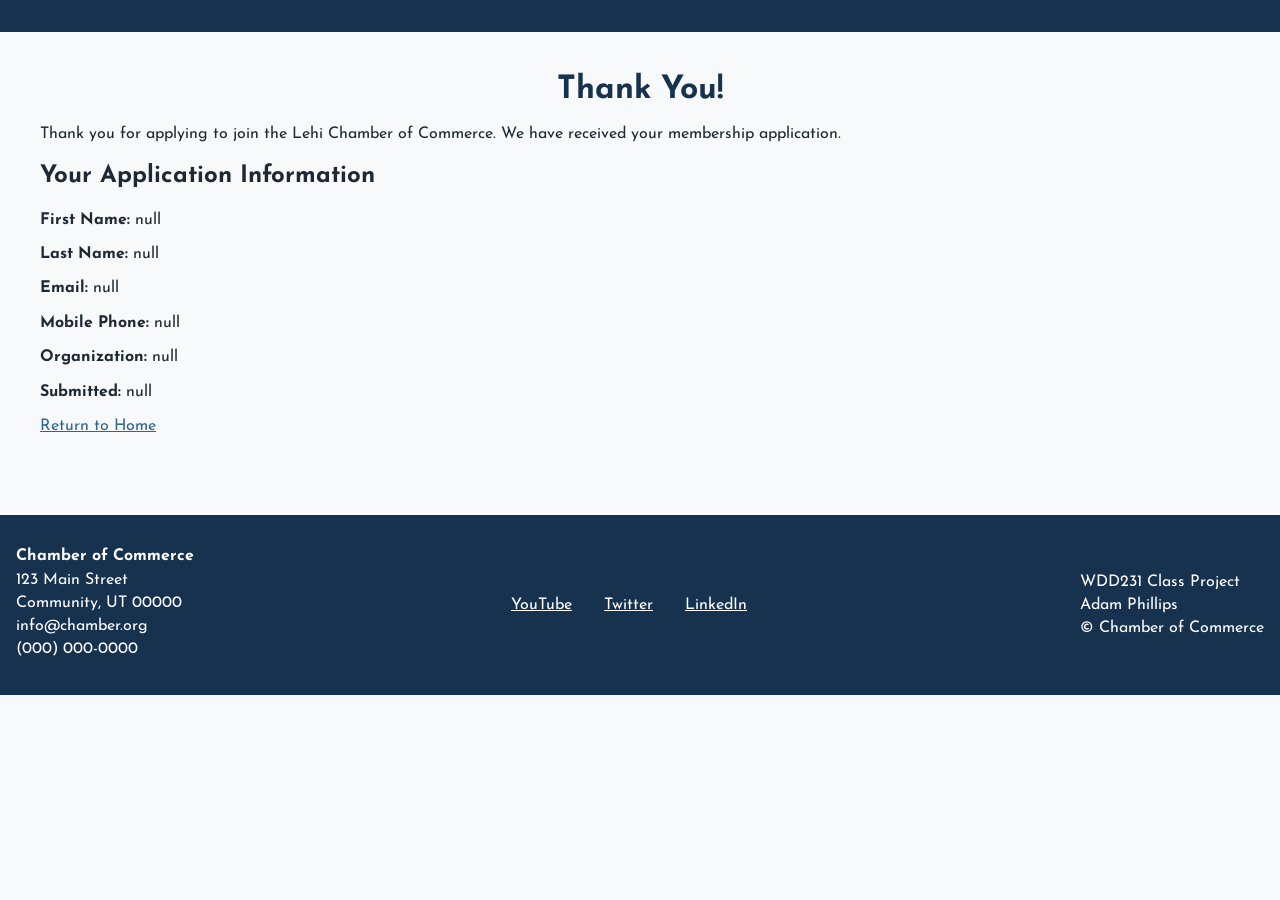
<file: chamber/thankyou.html>
<!DOCTYPE html>
<html lang="en">
<head>
    <meta charset="UTF-8">
    <meta name="viewport" content="width=device-width, initial-scale=1.0">

    <meta name="description" content="Thank you for joining the Lehi Chamber of Commerce.">
    <meta name="author" content="Adam Phillips">

    <title>Thank You | Lehi Chamber of Commerce</title>

    <link rel="stylesheet" href="styles/normalize.css">
    <link rel="stylesheet" href="styles/small.css">
    <link rel="stylesheet" href="styles/larger.css">
    <link rel="stylesheet" href="styles/chamber.css">
    <link rel="stylesheet" href="styles/chamber-large.css">

    <meta property="og:title" content="Lehi Area Chamber of Commerce">
    <meta property="og:description" content="Discover local businesses and Chamber of Commerce members in the Lehi, Utah area.">
    <meta property="og:image" content="https://PhillipsAdam680.github.io/wdd231/chamber/images/custom_logo.jpg">
    <meta property="og:url" content="https://PhillipsAdam680.github.io/wdd231/chamber/directory.html">
    <meta property="og:type" content="website">

    <link rel="icon" href="images/favicon.ico">

    <link rel="preconnect" href="https://fonts.googleapis.com">
    <link rel="preconnect" href="https://fonts.gstatic.com" crossorigin>
    <link href="https://fonts.googleapis.com/css2?family=Josefin+Sans:ital,wght@0,100..700;1,100..700&display=swap" rel="stylesheet">
    <link rel="stylesheet" href="styles/normalize.css">
    <link rel="stylesheet" href="styles/chamber.css">
    <link rel="stylesheet" href="styles/chamber-large.css">
    <link rel="stylesheet" href="styles/small.css">
    <link rel="stylesheet" href="styles/larger.css">

    <script src="scripts/thankyou.js" defer></script>
</head>

<body>

    <header>
        <!-- Copy your existing Chamber header here -->
    </header>

    <nav>
        <!-- Copy your existing Chamber navigation here -->
    </nav>

    <main class="thankyou-main">

        <section class="thankyou-card">
            <h1>Thank You!</h1>

            <p>
                Thank you for applying to join the Lehi Chamber of Commerce.
                We have received your membership application.
            </p>

            <h2>Your Application Information</h2>

            <div id="application-info"></div>

            <a href="index.html">Return to Home</a>
        </section>

    </main>

    <footer>

    <div>
        <strong>Chamber of Commerce</strong>
        <p>123 Main Street</p>
        <p>Community, UT 00000</p>
        <p>info@chamber.org</p>
        <p>(000) 000-0000</p>
    </div>

    <div class="social-links">
        <a href="#" aria-label="YouTube">YouTube</a>
        <a href="#" aria-label="Twitter">Twitter</a>
        <a href="#" aria-label="LinkedIn">LinkedIn</a>
    </div>

    <div>
        <p>WDD231 Class Project</p>
        <p>Adam Phillips</p>
        <p>&copy; <span id="currentyear"></span> Chamber of Commerce</p>
        <p id="lastModified"></p>
    </div>

    </footer>

</body>
</html>
</file>
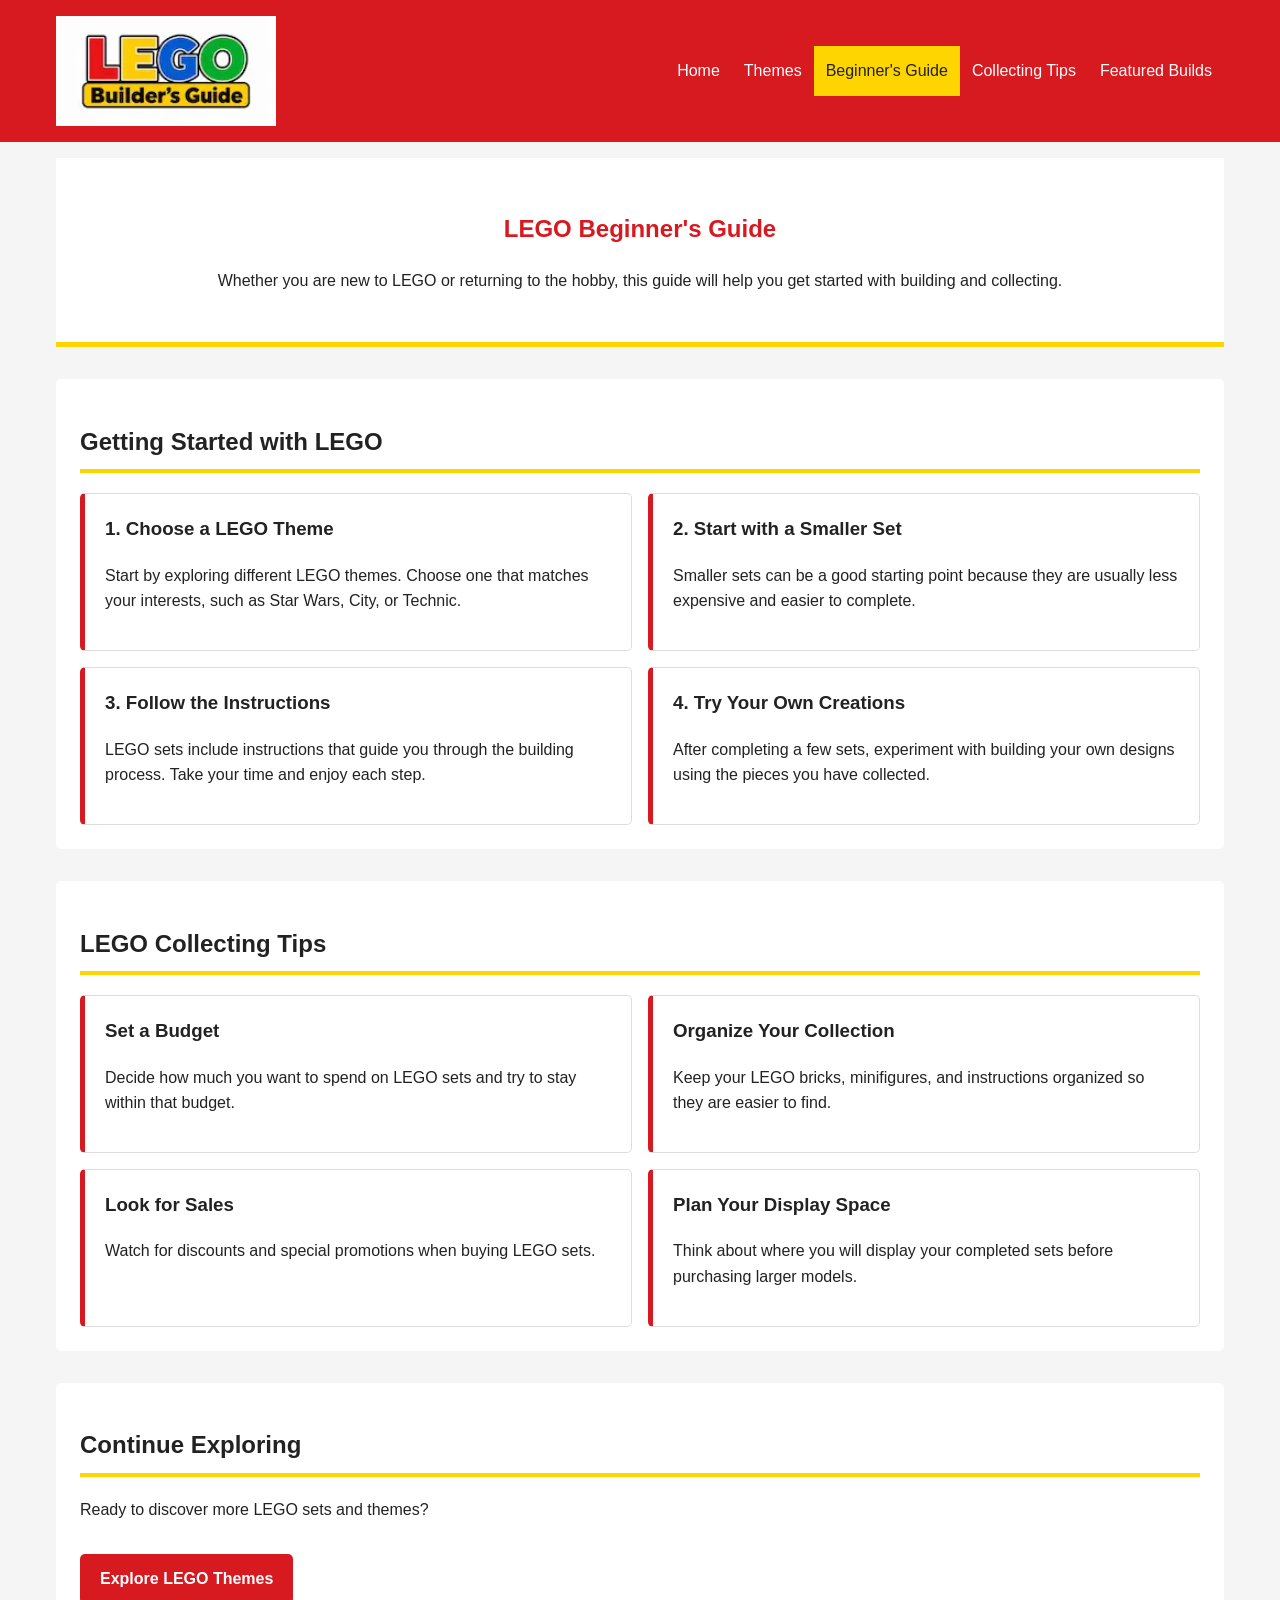
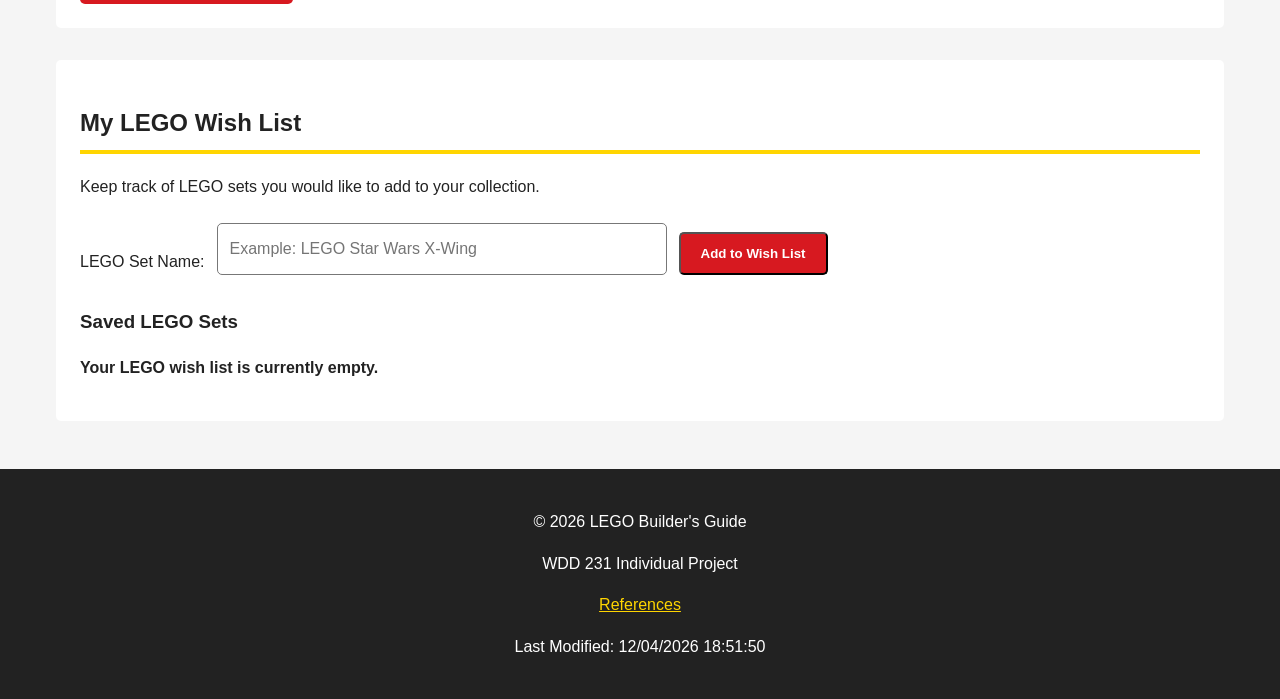
<file: project/beginner.html>
<!DOCTYPE html>
<html lang="en">
<head>
    <meta charset="UTF-8">
    <meta name="viewport" content="width=device-width, initial-scale=1.0">

    <meta name="description" content="Learn how to start building and collecting LEGO sets.">
    <meta name="author" content="Adam Phillips">

    <title>Beginner's Guide | LEGO Builder's Guide</title>
    <link rel="preconnect" href="https://fonts.googleapis.com">
    <link rel="preconnect" href="https://fonts.gstatic.com" crossorigin>
    <link href="https://fonts.googleapis.com/css2?family=Jost:ital,wght@0,100..900;1,100..900&display=swap" rel="stylesheet">
    <link rel="stylesheet" href="styles/small.css">
    <link rel="stylesheet" href="styles/larger.css">
    <script src="scripts/main.js" defer></script>
    <script src="scripts/collection.js" type="module"></script>

    <meta property="og:title" content="Lego Builders Guide">
    <meta property="og:description" content="A beginners guide to entering the Lego hobby and community">
    <meta property="og:image" content="https://PhillipsAdam680.github.io/wdd231/project/images/sitelogo.webp">
    <meta property="og:url" content="https://PhillipsAdam680.github.io/wdd231/project/">
    <link rel="icon" href="favicon.ico">

</head>

<body>
    <header>
        <div class="header-content">
            <a href="index.html" class="logo">
                <img src="images/sitelogo.webp"
                    alt="LEGO Builder's Guide Logo"
                    width="200"
                    height="100">
            </a>

            <button id="menu-button"
                    aria-label="Open navigation menu"
                    aria-expanded="false"
                    aria-controls="navigation">
                &#9776;
            </button>

            <nav id="navigation">
                <ul>
                    <li><a href="index.html">Home</a></li>
                    <li><a href="themes.html">Themes</a></li>
                    <li><a href="beginner.html"
                           class="active"
                           aria-current="page">Beginner's Guide</a></li>
                    <li><a href="#collecting">Collecting Tips</a></li>
                    <li><a href="index.html">Featured Builds</a></li>
                </ul>
            </nav>
        </div>
    </header>

    <main>
        <section class="page-intro">
            <h1>LEGO Beginner's Guide</h1>
            <p>
                Whether you are new to LEGO or returning
                to the hobby, this guide will help you
                get started with building and collecting.
            </p>
        </section>

        <section class="page-section">
            <h2>Getting Started with LEGO</h2>

            <div class="guide-steps">
                <article>
                    <h3>1. Choose a LEGO Theme</h3>
                    <p>
                        Start by exploring different LEGO themes.
                        Choose one that matches your interests,
                        such as Star Wars, City, or Technic.
                    </p>
                </article>

                <article>
                    <h3>2. Start with a Smaller Set</h3>
                    <p>
                        Smaller sets can be a good starting point
                        because they are usually less expensive
                        and easier to complete.
                    </p>
                </article>

                <article>
                    <h3>3. Follow the Instructions</h3>
                    <p>
                        LEGO sets include instructions that
                        guide you through the building process.
                        Take your time and enjoy each step.
                    </p>
                </article>

                <article>
                    <h3>4. Try Your Own Creations</h3>
                    <p>
                        After completing a few sets, experiment
                        with building your own designs using
                        the pieces you have collected.
                    </p>
                </article>
            </div>
        </section>

        <section id="collecting" class="page-section">
            <h2>LEGO Collecting Tips</h2>

            <div class="guide-steps">
                <article>
                    <h3>Set a Budget</h3>
                    <p>
                        Decide how much you want to spend
                        on LEGO sets and try to stay
                        within that budget.
                    </p>
                </article>

                <article>
                    <h3>Organize Your Collection</h3>
                    <p>
                        Keep your LEGO bricks, minifigures,
                        and instructions organized so they
                        are easier to find.
                    </p>
                </article>

                <article>
                    <h3>Look for Sales</h3>
                    <p>
                        Watch for discounts and special
                        promotions when buying LEGO sets.
                    </p>
                </article>

                <article>
                    <h3>Plan Your Display Space</h3>
                    <p>
                        Think about where you will display
                        your completed sets before
                        purchasing larger models.
                    </p>
                </article>
            </div>
        </section>

        <section class="page-section">
            <h2>Continue Exploring</h2>
            <p>
                Ready to discover more LEGO sets and themes?
            </p>
            <a href="themes.html" class="button">
                Explore LEGO Themes
            </a>
        </section>


        <section class="page-section">
            <h2>My LEGO Wish List</h2>

            <p>
                Keep track of LEGO sets you would like
                to add to your collection.
            </p>

            <form id="wishlist-form">
                <label for="set-name">LEGO Set Name:</label>

                <input
                    type="text"
                    id="set-name"
                    name="set-name"
                    placeholder="Example: LEGO Star Wars X-Wing"
                    maxlength="100"
                    required
                >

                <button type="submit" class="button">
                    Add to Wish List
                </button>
            </form>

            <h3>Saved LEGO Sets</h3>

            <ul id="wishlist-items"></ul>

            <p id="wishlist-message" role="status"></p>
        </section>

    </main>

    <footer>
        <p>&copy; <span id="currentyear"></span>
            LEGO Builder's Guide</p>
        <p>WDD 231 Individual Project</p>
        <p><a href="references.html">References</a></p>
        <p id="lastModified"></p>
    </footer>
</body>
</html>
</file>
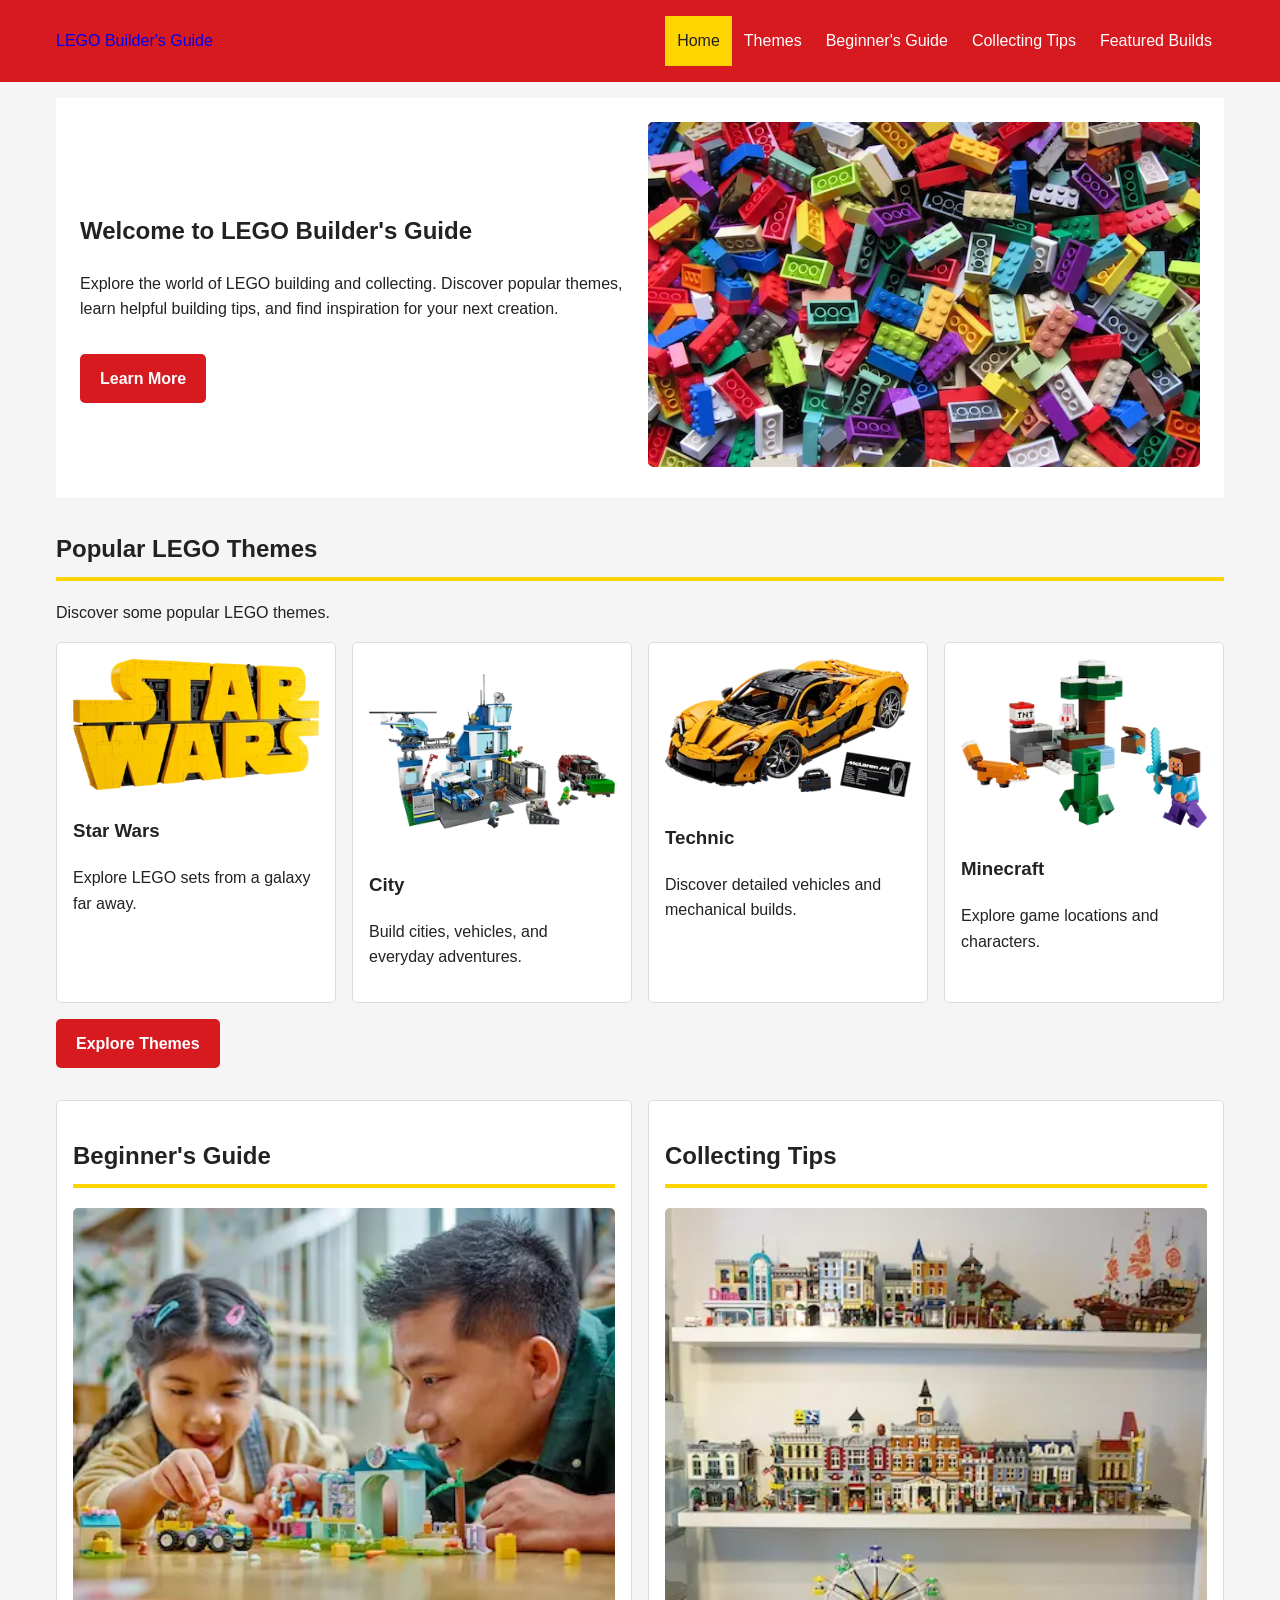
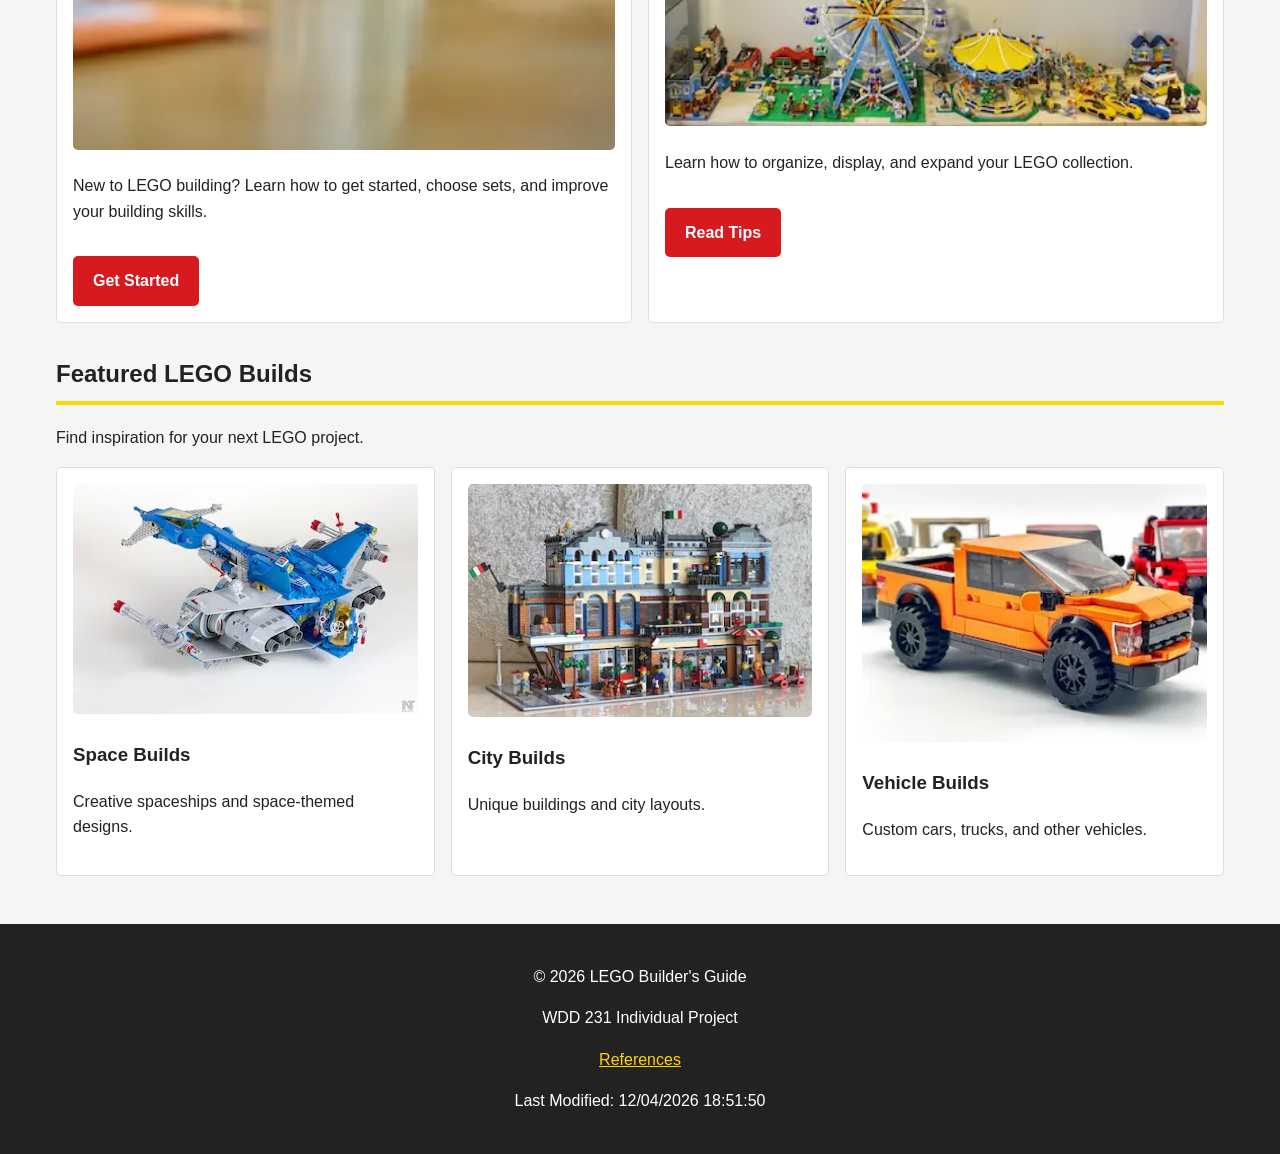
<file: project/homepage.html>
<!DOCTYPE html>
<html lang="en">
<head>
    <meta charset="UTF-8">
    <meta name="viewport"
          content="width=device-width, initial-scale=1.0">

    <meta name="description"
          content="Explore LEGO themes, building guides, and collecting tips.">
    <meta name="author" content="Adam Phillips">

    <title>Home | LEGO Builder's Guide</title>

    <link rel="stylesheet" href="styles/site.css">
    <script src="scripts/main.js" defer></script>
</head>

<body>
    <header>
        <div class="header-content">
            <a href="index.html" class="logo">
                LEGO Builder's Guide
            </a>

            <button id="menu-button"
                    aria-label="Open navigation menu"
                    aria-expanded="false"
                    aria-controls="navigation">
                &#9776;
            </button>

            <nav id="navigation">
                <ul>
                    <li><a href="index.html"
                           class="active"
                           aria-current="page">Home</a></li>
                    <li><a href="themes.html">Themes</a></li>
                    <li><a href="beginner.html">Beginner's Guide</a></li>
                    <li><a href="beginner.html#collecting">Collecting Tips</a></li>
                    <li><a href="#featured">Featured Builds</a></li>
                </ul>
            </nav>
        </div>
    </header>

    <main>
        <!-- Hero Section -->
        <section class="hero">
            <div class="hero-text">
                <h1>Welcome to LEGO Builder's Guide</h1>
                <p>
                    Explore the world of LEGO building and collecting.
                    Discover popular themes, learn helpful building
                    tips, and find inspiration for your next creation.
                </p>
                <a href="beginner.html" class="button">
                    Learn More
                </a>
            </div>

            <div class="hero-image">
                <img src="images/bricks.webp"
                     alt="A colorful LEGO brick creation"
                     width="600" height="400">
            </div>
        </section>

        <!-- Popular Themes -->
        <section class="popular-themes">
            <h2>Popular LEGO Themes</h2>
            <p>Discover some popular LEGO themes.</p>

            <div class="theme-grid">
                <article class="theme-card">
                    <img src="images/starwars.webp"
                         alt="LEGO Star Wars set"
                         loading="lazy"
                         width="300" height="200">
                    <h3>Star Wars</h3>
                    <p>Explore LEGO sets from a galaxy far away.</p>
                </article>

                <article class="theme-card">
                    <img src="images/city.webp"
                         alt="LEGO City set"
                         loading="lazy"
                         width="300" height="200">
                    <h3>City</h3>
                    <p>Build cities, vehicles, and everyday adventures.</p>
                </article>

                <article class="theme-card">
                    <img src="images/technic.webp"
                         alt="LEGO Technic set"
                         loading="lazy"
                         width="300" height="200">
                    <h3>Technic</h3>
                    <p>Discover detailed vehicles and mechanical builds.</p>
                </article>

                <article class="theme-card">
                    <img src="images/minecraft.webp"
                         alt="LEGO Minecraft set"
                         loading="lazy"
                         width="300" height="200">
                    <h3>Minecraft</h3>
                    <p>Explore game locations and characters.</p>
                </article>
            </div>

            <a href="themes.html" class="button">
                Explore Themes
            </a>
        </section>

        <!-- Guides -->
        <section class="guides">
            <article class="guide-card">
                <h2>Beginner's Guide</h2>
                <img src="images/buildguide.webp"
                     alt="LEGO bricks ready to be assembled"
                     loading="lazy"
                     width="400" height="250">
                <p>
                    New to LEGO building? Learn how to get started,
                    choose sets, and improve your building skills.
                </p>
                <a href="beginner.html" class="button">
                    Get Started
                </a>
            </article>

            <article class="guide-card">
                <h2>Collecting Tips</h2>
                <img src="images/collecting.webp"
                     alt="A collection of LEGO sets"
                     loading="lazy"
                     width="400" height="250">
                <p>
                    Learn how to organize, display, and expand
                    your LEGO collection.
                </p>
                <a href="beginner.html#collecting" class="button">
                    Read Tips
                </a>
            </article>
        </section>

        <!-- Featured Builds -->
        <section id="featured" class="featured-builds">
            <h2>Featured LEGO Builds</h2>
            <p>Find inspiration for your next LEGO project.</p>

            <div class="build-grid">
                <article class="build-card">
                    <img src="images/build-one.webp"
                         alt="A custom LEGO spaceship"
                         loading="lazy"
                         width="350" height="230">
                    <h3>Space Builds</h3>
                    <p>Creative spaceships and space-themed designs.</p>
                </article>

                <article class="build-card">
                    <img src="images/build-two.webp"
                         alt="A custom LEGO building"
                         loading="lazy"
                         width="350" height="230">
                    <h3>City Builds</h3>
                    <p>Unique buildings and city layouts.</p>
                </article>

                <article class="build-card">
                    <img src="images/build-three.webp"
                         alt="A custom LEGO vehicle"
                         loading="lazy"
                         width="350" height="230">
                    <h3>Vehicle Builds</h3>
                    <p>Custom cars, trucks, and other vehicles.</p>
                </article>
            </div>
        </section>
    </main>

    <footer>
        <p>&copy; <span id="currentyear"></span>
            LEGO Builder's Guide</p>
        <p>WDD 231 Individual Project</p>
        <p><a href="references.html">References</a></p>
        <p id="lastModified"></p>
    </footer>
</body>
</html>
</file>
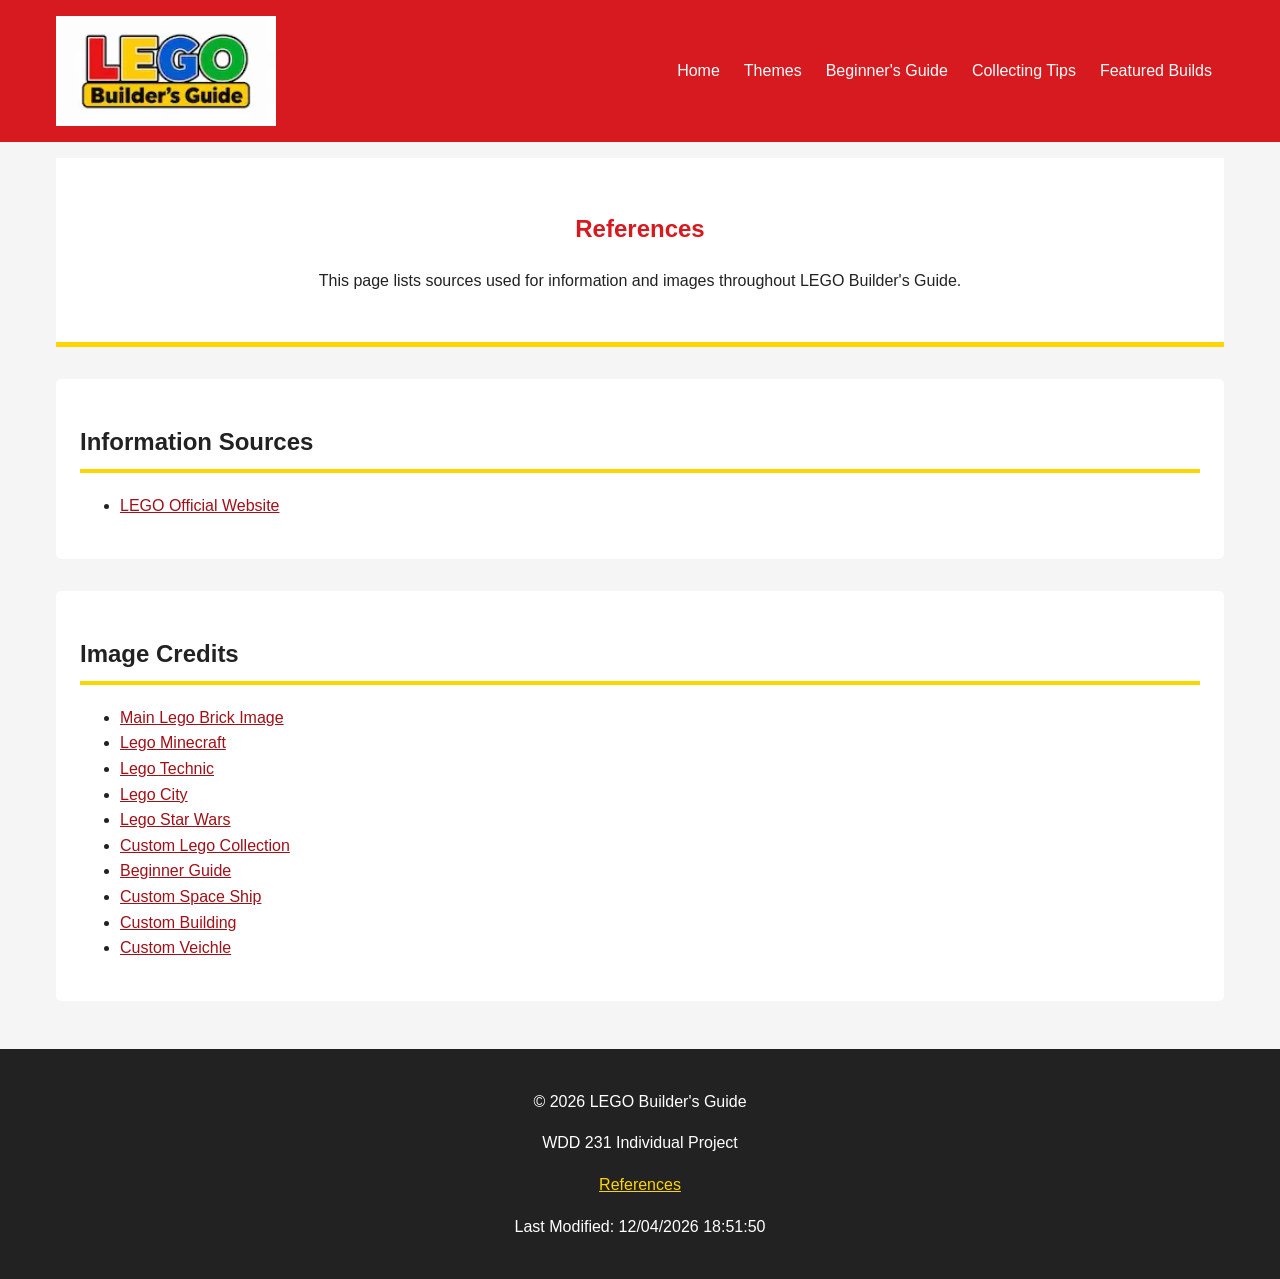
<file: project/references.html>
<!DOCTYPE html>
<html lang="en">
<head>
    <meta charset="UTF-8">
    <meta name="viewport" content="width=device-width, initial-scale=1.0">

    <meta name="description" content="Sources and references for LEGO Builder's Guide.">
    <meta name="author" content="Adam Phillips">

    <title>References | LEGO Builder's Guide</title>
    <link rel="preconnect" href="https://fonts.googleapis.com">
    <link rel="preconnect" href="https://fonts.gstatic.com" crossorigin>
    <link href="https://fonts.googleapis.com/css2?family=Jost:ital,wght@0,100..900;1,100..900&display=swap" rel="stylesheet">
    <link rel="stylesheet" href="styles/small.css">
    <link rel="stylesheet" href="styles/larger.css">
    <script src="scripts/main.js" defer></script>

    <meta property="og:title" content="Lego Builders Guide">
<meta property="og:description" content="A beginners guide to entering the Lego hobby and community">
    <meta property="og:image" content="https://PhillipsAdam680.github.io/wdd231/project/images/sitelogo.webp">
    <meta property="og:url" content="https://PhillipsAdam680.github.io/wdd231/project/">
    <link rel="icon" href="favicon.ico">

</head>

<body>
    <header>
        <div class="header-content">
            <a href="index.html" class="logo">
                <img src="images/sitelogo.webp"
                    alt="LEGO Builder's Guide Logo"
                    width="200"
                    height="100">
            </a>

            <button id="menu-button"
                    aria-label="Open navigation menu"
                    aria-expanded="false"
                    aria-controls="navigation">
                &#9776;
            </button>

            <nav id="navigation">
                <ul>
                    <li><a href="index.html">Home</a></li>
                    <li><a href="themes.html">Themes</a></li>
                    <li><a href="beginner.html">Beginner's Guide</a></li>
                    <li><a href="beginner.html#collecting">Collecting Tips</a></li>
                    <li><a href="index.html#featured">Featured Builds</a></li>
                </ul>
            </nav>
        </div>
    </header>

    <main>
        <section class="page-intro">
            <h1>References</h1>
            <p>
                This page lists sources used for information
                and images throughout LEGO Builder's Guide.
            </p>
        </section>

        <section class="page-section">
            <h2>Information Sources</h2>
            <ul>
                <li>
                    <a href="https://www.lego.com/"
                       target="_blank"
                       rel="noopener noreferrer">
                        LEGO Official Website
                    </a>
                </li>

            </ul>
        </section>

        <section class="page-section">
            <h2>Image Credits</h2>
            <ul>
                <li>
                    <a href="https://wallpapercave.com/w/wp9290584"
                       target="_blank"
                       rel="noopener noreferrer">
                        Main Lego Brick Image
                    </a>
                </li>
                <li>
                    <a href="https://www.lego.com/en-us/product/steves-taiga-adventure-21583"
                       target="_blank"
                       rel="noopener noreferrer">
                       Lego Minecraft
                    </a>
                </li>
                <li>
                    <a href="https://www.lego.com/en-us/product/mclaren-p1-42172"
                       target="_blank"
                       rel="noopener noreferrer">
                       Lego Technic
                    </a>
                </li>
                <li>
                    <a href="https://www.lego.com/en-us/product/police-station-60316"
                       target="_blank"
                       rel="noopener noreferrer">
                       Lego City
                    </a>
                </li>
                <li>
                    <a href="https://www.lego.com/en-us/product/brick-built-star-wars-logo-75407"
                       target="_blank"
                       rel="noopener noreferrer">
                       Lego Star Wars
                    </a>
                </li>
                <li>
                    <a href="https://www.reddit.com/r/lego/comments/805awe/part_of_my_lego_collection/"
                       target="_blank"
                       rel="noopener noreferrer">
                       Custom Lego Collection
                    </a>
                </li>
                <li>
                    <a href="https://www.lego.com/en-gb/families/building-together/building-family-memories"
                       target="_blank"
                       rel="noopener noreferrer">
                       Beginner Guide
                    </a>
                </li>
                <li>
                    <a href="https://www.hellobricks.com/"
                       target="_blank"
                       rel="noopener noreferrer">
                       Custom Space Ship
                    </a>
                </li>
                <li>
                    <a href="https://www.pinterest.com/pin/574701602440005527/"
                       target="_blank"
                       rel="noopener noreferrer">
                       Custom Building
                    </a>
                </li>
                <li>
                    <a href="https://www.pinterest.com/pin/lego-in-2024--211598882485425952/"
                       target="_blank"
                       rel="noopener noreferrer">
                       Custom Veichle
                    </a>
                </li>

            </ul>
        </section>
    </main>

    <footer>
        <p>&copy; <span id="currentyear"></span>
            LEGO Builder's Guide</p>
        <p>WDD 231 Individual Project</p>
        <p><a href="references.html">References</a></p>
        <p id="lastModified"></p>
    </footer>
</body>
</html>
</file>
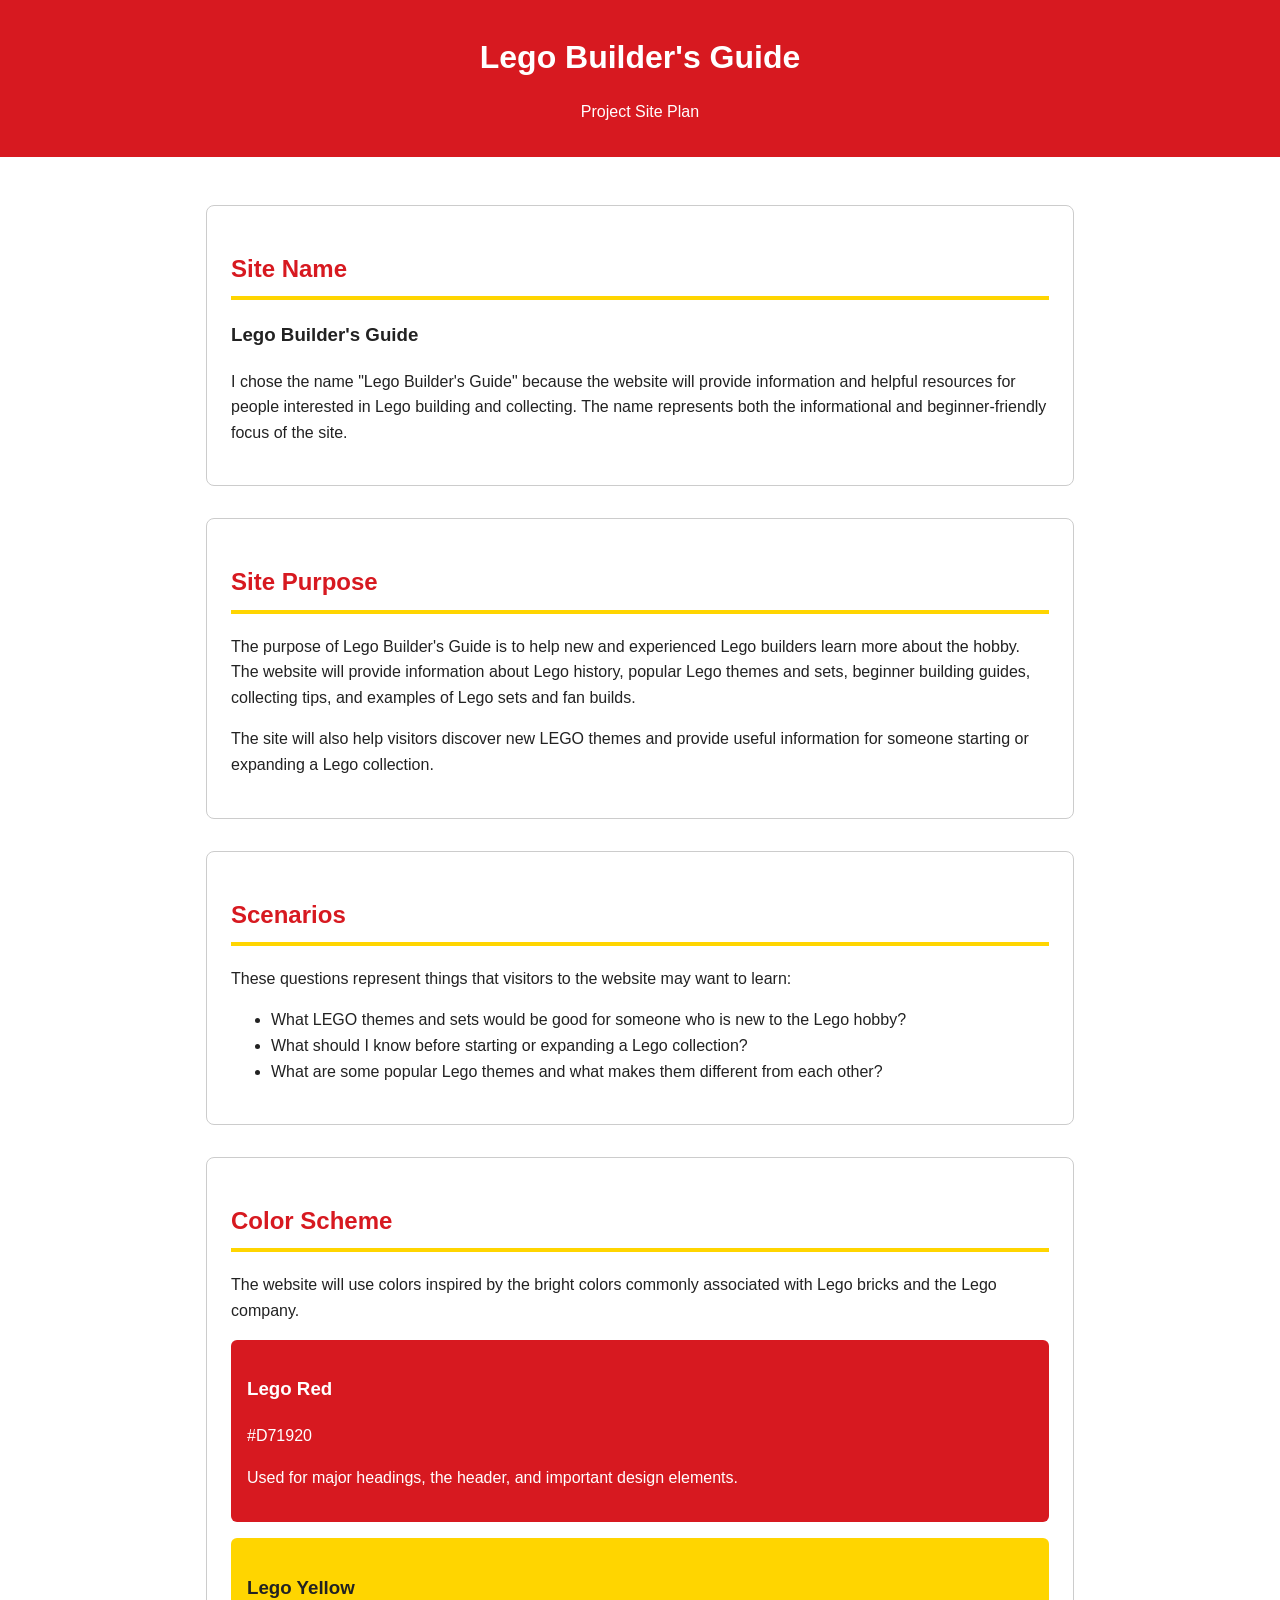
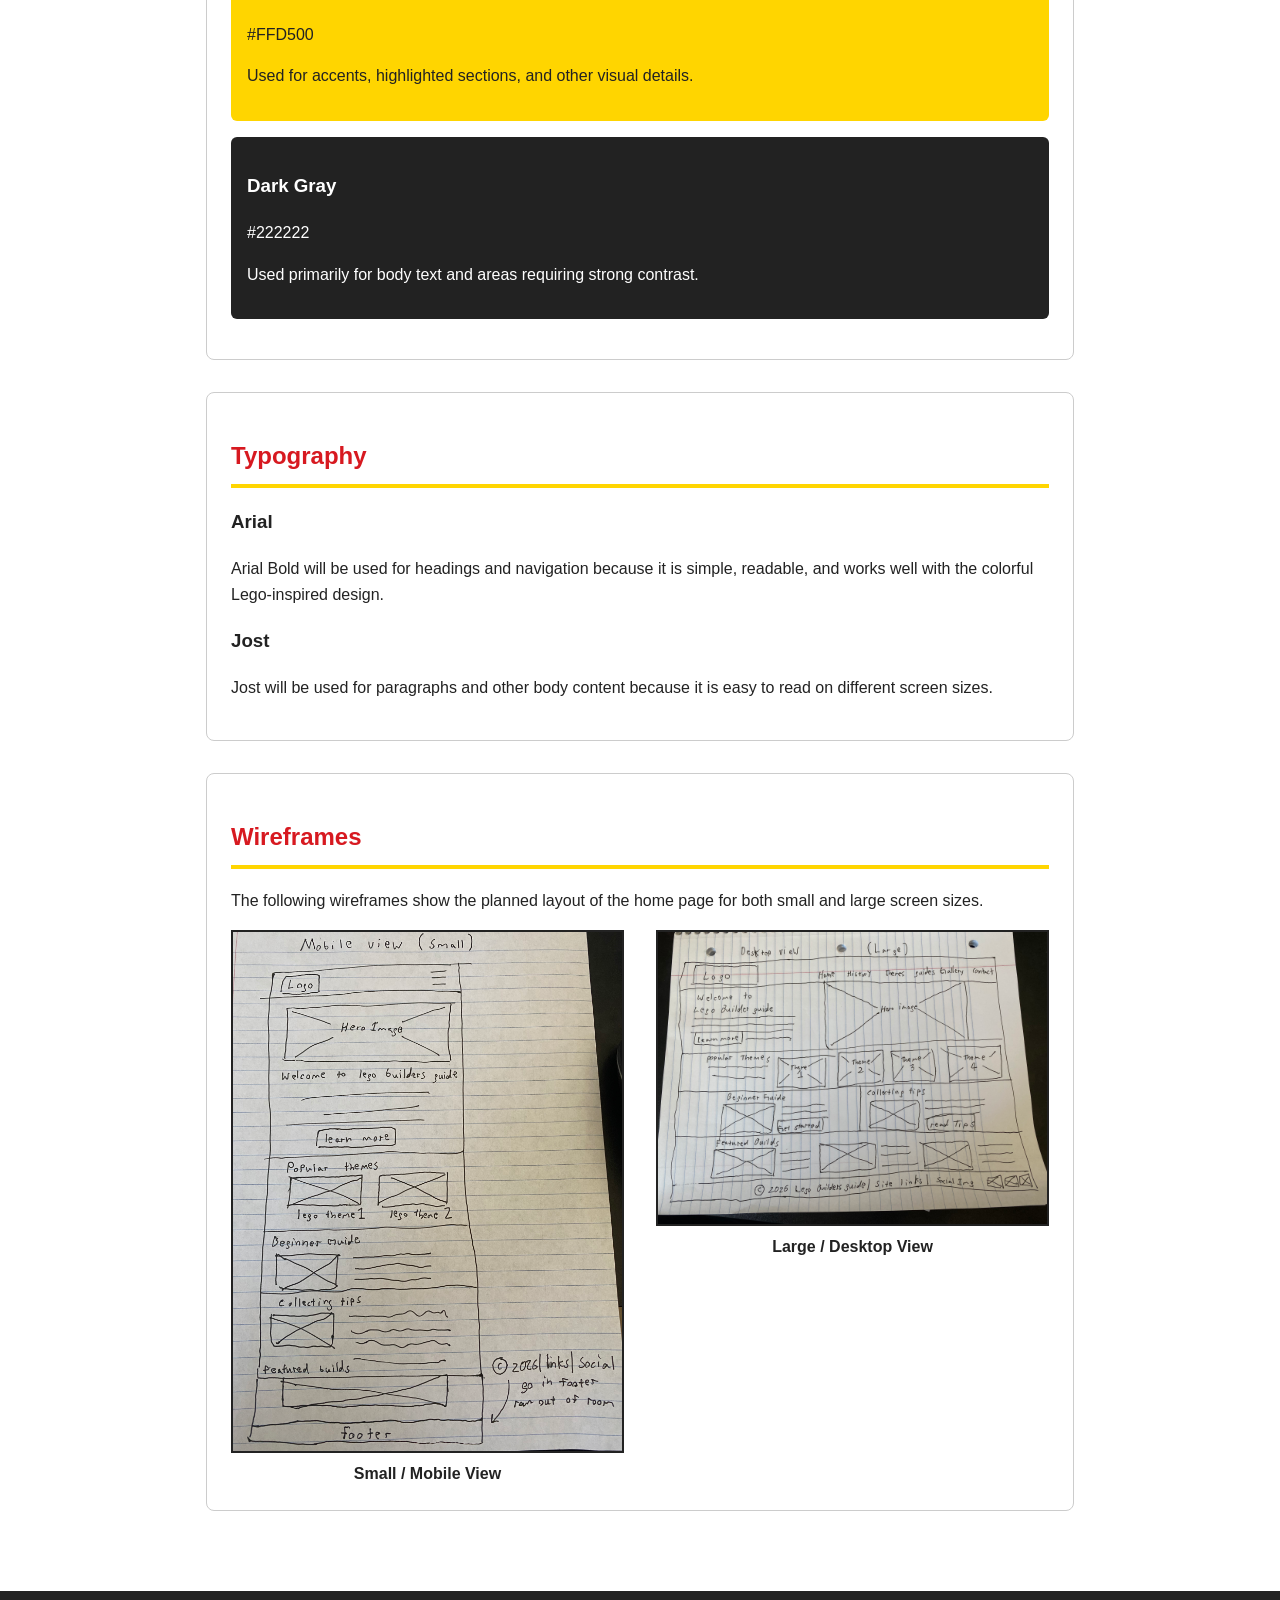
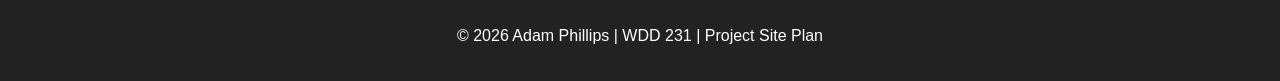
<file: project/siteplan.html>
<!DOCTYPE html>
<html lang="en">
<head>
    <meta charset="UTF-8">
    <meta name="viewport" content="width=device-width, initial-scale=1.0">

    <meta name="description"
          content="Site plan for a LEGO building and collecting website.">

    <meta name="author" content="Adam Phillips">

    <title>Lego Builder's Guide | Site Plan</title>

    <link rel="stylesheet" href="styles/siteplan.css">
</head>

<body>

    <header>
        <h1>Lego Builder's Guide</h1>
        <p> Project Site Plan</p>
    </header>

    <main>

        <section>
            <h2>Site Name</h2>

            <h3>Lego Builder's Guide</h3>

            <p>
                I chose the name "Lego Builder's Guide" because the website
                will provide information and helpful resources for people
                interested in Lego building and collecting. The name represents
                both the informational and beginner-friendly focus of the site.
            </p>
        </section>


        <section>
            <h2>Site Purpose</h2>

            <p>
                The purpose of Lego Builder's Guide is to help new and
                experienced Lego builders learn more about the hobby.
                The website will provide information about Lego history,
                popular Lego themes and sets, beginner building guides,
                collecting tips, and examples of Lego sets and fan builds.
            </p>

            <p>
                The site will also help visitors discover new LEGO themes
                and provide useful information for someone starting or
                expanding a Lego collection.
            </p>
        </section>


        <section>
            <h2>Scenarios</h2>

            <p>
                These questions represent things that visitors to the
                website may want to learn:
            </p>

            <ul>
                <li>
                    What LEGO themes and sets would be good for someone
                    who is new to the Lego hobby?
                </li>

                <li>
                    What should I know before starting or expanding
                    a Lego collection?
                </li>

                <li>
                    What are some popular Lego themes and what makes
                    them different from each other?
                </li>
            </ul>
        </section>


        <section>
            <h2>Color Scheme</h2>

            <p>
                The website will use colors inspired by the bright colors
                commonly associated with Lego bricks and the Lego company.
            </p>

            <div class="color-example primary-color">
                <h3>Lego Red</h3>
                <p>#D71920</p>
                <p>
                    Used for major headings, the header, and important
                    design elements.
                </p>
            </div>

            <div class="color-example secondary-color">
                <h3>Lego Yellow</h3>
                <p>#FFD500</p>
                <p>
                    Used for accents, highlighted sections, and other
                    visual details.
                </p>
            </div>

            <div class="color-example dark-color">
                <h3>Dark Gray</h3>
                <p>#222222</p>
                <p>
                    Used primarily for body text and areas requiring
                    strong contrast.
                </p>
            </div>
        </section>


        <section>
            <h2>Typography</h2>

            <div class="font-example heading-font">
                <h3>Arial</h3>
                <p>
                    Arial Bold will be used for headings and navigation
                    because it is simple, readable, and works well with
                    the colorful Lego-inspired design.
                </p>
            </div>

            <div class="font-example body-font">
                <h3>Jost</h3>
                <p>
                    Jost will be used for paragraphs and other body
                    content because it is easy to read on different
                    screen sizes.
                </p>
            </div>
        </section>


        <section>
            <h2>Wireframes</h2>

            <p>
                The following wireframes show the planned layout of the
                home page for both small and large screen sizes.
            </p>

            <div class="wireframes">

                <figure>
                    <img src="images/smallwireframe.jpeg"
                         alt="Mobile home page wireframe">
                    <figcaption>Small / Mobile View</figcaption>
                </figure>

                <figure>
                    <img src="images/largewireframe.jpeg"
                         alt="Desktop home page wireframe">
                    <figcaption>Large / Desktop View</figcaption>
                </figure>

            </div>
        </section>

    </main>


    <footer>
        <p>
            &copy; 2026 Adam Phillips | WDD 231 |  Project Site Plan
        </p>
    </footer>

</body>
</html>
</file>
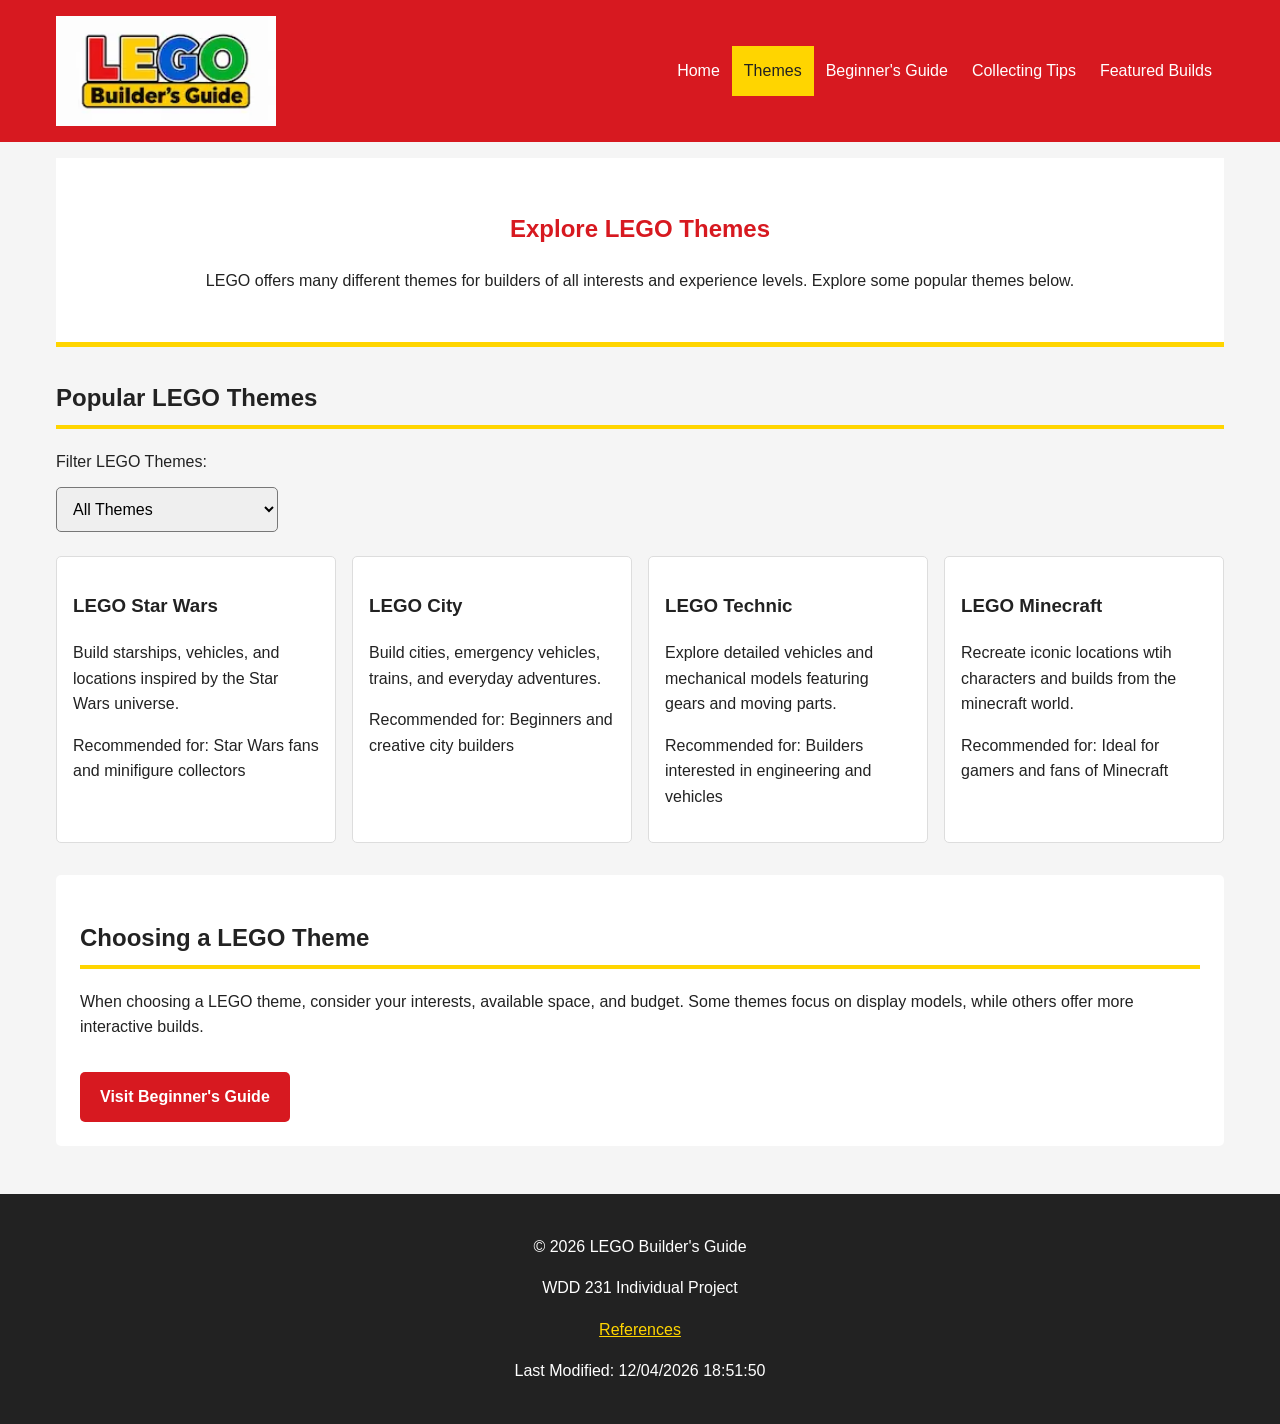
<file: project/themes.html>
<!DOCTYPE html>
<html lang="en">
<head>
    <meta charset="UTF-8">
    <meta name="viewport" content="width=device-width, initial-scale=1.0">

    <meta name="description" content="Explore popular LEGO themes including Star Wars, City, Technic, and Harry Potter.">
    <meta name="author" content="Adam Phillips">

    <title>LEGO Themes | LEGO Builder's Guide</title>
    <link rel="preconnect" href="https://fonts.googleapis.com">
    <link rel="preconnect" href="https://fonts.gstatic.com" crossorigin>
    <link href="https://fonts.googleapis.com/css2?family=Jost:ital,wght@0,100..900;1,100..900&display=swap" rel="stylesheet">
    <link rel="stylesheet" href="styles/small.css">
    <link rel="stylesheet" href="styles/larger.css">
    <script src="scripts/main.js" defer></script>
    <script src="scripts/themes.js" type="module"></script>
    
    <meta property="og:title" content="Lego Builders Guide">
   <meta property="og:description" content="A beginners guide to entering the Lego hobby and community">
    <meta property="og:image" content="https://PhillipsAdam680.github.io/wdd231/project/images/sitelogo.webp">
    <meta property="og:url" content="https://PhillipsAdam680.github.io/wdd231/project/">
    <link rel="icon" href="favicon.ico">

</head>

<body>
    <header>
        <div class="header-content">
            <a href="index.html" class="logo">
                <img src="images/sitelogo.webp"
                    alt="LEGO Builder's Guide Logo"
                    width="200"
                    height="100">
            </a>

            <button id="menu-button"
                    aria-label="Open navigation menu"
                    aria-expanded="false"
                    aria-controls="navigation">
                &#9776;
            </button>

            <nav id="navigation">
                <ul>
                    <li><a href="index.html">Home</a></li>
                    <li><a href="themes.html"
                           class="active"
                           aria-current="page">Themes</a></li>
                    <li><a href="beginner.html">Beginner's Guide</a></li>
                    <li><a href="beginner.html#collecting">Collecting Tips</a></li>
                    <li><a href="index.html">Featured Builds</a></li>
                </ul>
            </nav>
        </div>
    </header>

    <main>
        <section class="page-intro">
            <h1>Explore LEGO Themes</h1>
            <p>
                LEGO offers many different themes for builders
                of all interests and experience levels.
                Explore some popular themes below.
            </p>
        </section>


        <section class="theme-list">
            <h2>Popular LEGO Themes</h2>

            <label for="theme-filter">Filter LEGO Themes:</label>

            <select id="theme-filter">
                <option value="all">All Themes</option>
                <option value="Original">Original LEGO Themes</option>
                <option value="Licensed">Licensed LEGO Themes</option>
            </select>

            <div id="theme-container" class="theme-grid"></div>
        </section>


        <section class="page-section">
            <h2>Choosing a LEGO Theme</h2>
            <p>
                When choosing a LEGO theme, consider your
                interests, available space, and budget.
                Some themes focus on display models,
                while others offer more interactive builds.
            </p>

            <a href="beginner.html" class="button">
                Visit Beginner's Guide
            </a>
        </section>
    </main>

    <footer>
        <p>&copy; <span id="currentyear"></span>
            LEGO Builder's Guide</p>
        <p>WDD 231 Individual Project</p>
        <p><a href="references.html">References</a></p>
        <p id="lastModified"></p>
    </footer>
</body>
</html>
</file>
<file: styles/small.css>
* {
    box-sizing: border-box;
}

body {
    margin: 0;
    font-family: "Josefin Sans", sans-serif;
    background-color: #f5f5f5;
    color: #222;
}

header {
    background-color: #16324f;
    color: white;
}

.header-content {
    max-width: 1100px;
    margin: 0 auto;
    padding: 1rem;

    display: flex;
    align-items: center;
    gap: 1rem;
}

.header-content img {
    width: 50px;
    height: auto;
}

.header-content span {
    flex: 1;
    font-size: 1.4rem;
    font-weight: 700;
}

#menu-button {
    border: none;
    background: transparent;
    color: white;
    font-size: 2rem;
    cursor: pointer;
}

nav {
    display: none;
    flex-direction: column;
    background-color: #222;
}

nav.open {
    display: flex;
}

nav a {
    display: block;
    padding: 1rem;

    color: white;
    text-align: center;
    text-decoration: none;
}

nav a:hover {
    background-color: #3d6d99;
}

nav a.active {
    background-color: #d9a441;
    color: #111;
}

main {
    max-width: 1100px;
    margin: 0 auto;
    padding: 1rem;
}

h1 {
    margin-bottom: 1rem;
}

section {
    margin-bottom: 1rem;
    background-color: white;
    border-radius: 6px;
    overflow: hidden;
    box-shadow: 0 2px 6px rgb(0 0 0 / 15%);
}

section h2 {
    margin: 0;
    padding: 0.75rem;

    background-color: #16324f;
    color: white;

    text-align: center;
}

section p,
section ul {
    padding: 1rem;
}

.location {
    text-align: center;
}

.location img {
    display: block;
    max-width: 100%;
    height: auto;

    margin: 1rem auto;
}

.course-filters {
    display: flex;
    gap: 0.5rem;

    padding: 1rem;
}

.course-filters button {
    flex: 1;

    padding: 0.75rem;

    border: none;
    border-radius: 5px;

    background-color: #222;
    color: white;

    font-weight: 700;
    cursor: pointer;
}

.course-filters button:hover {
    background-color: #3d6d99;
}

#course-cards {
    display: grid;
    gap: 0.75rem;

    padding: 1rem;
}

.course-card {
    padding: 1rem;

    border: 1px solid #ccc;
    border-radius: 5px;

    text-align: center;
    background-color: #eee;
}

.course-card.completed {
    background-color: #7b4f2c;
    color: white;
}

footer {
    padding: 1.5rem;

    background-color: #16324f;
    color: white;

    text-align: center;
}

.social-links {
    display: flex;
    justify-content: center;
    gap: 1rem;
}

.social-links a {
    color: white;
}
</file>
<file: styles/larger.css>
@media screen and (min-width: 700px) {

    #menu-button {
        display: none;
    }

    nav {
        display: flex;
        flex-direction: row;
        justify-content: center;
    }

    nav a {
        flex: 1;
        max-width: 300px;
    }

    .top-sections {
        display: grid;
        grid-template-columns: 2fr 1fr;
        gap: 1rem;
    }

    #course-cards {
        grid-template-columns: repeat(3, 1fr);
    }
}
</file>
<file: chamber/styles/chamber.css>
:root {
    --primary-color: #17365d;
    --secondary-color: #2f6690;
    --accent-color: #f4b942;
    --light-color: #f5f5f5;
    --dark-color: #222;
    --white: #fff;
}

* {
    box-sizing: border-box;
}

body {
    margin: 0;
    font-family: "Josefin Sans", sans-serif;
    color: var(--dark-color);
    background-color: var(--white);
}

/* HEADER */

header {
    background-color: var(--primary-color);
    color: var(--white);
    padding: 1rem;
}

.site-brand {
    display: flex;
    align-items: center;
    gap: 1rem;
}

.site-brand img {
    width: 75px;
    height: auto;
}

.site-brand span {
    font-size: 1.3rem;
    font-weight: bold;
}

.site-brand p {
    margin: .25rem 0 0;
}

/* NAVIGATION */

#menu {
    display: block;
    margin-left: auto;
    font-size: 2rem;
    background: none;
    border: none;
    color: var(--white);
    cursor: pointer;
}

#menu::before {
    content: "☰";
}

#menu.open::before {
    content: "✕";
}

nav {
    display: none;
    flex-direction: column;
    margin-top: 1rem;
}

nav.open {
    display: flex;
}

nav a {
    color: var(--white);
    text-decoration: none;
    padding: .8rem;
    text-align: center;
}

nav a:hover,
nav a.active {
    background-color: var(--secondary-color);
}

/* MAIN */

main {
    max-width: 1200px;
    margin: 0 auto;
    padding: 1rem;
}

h1 {
    margin: 1rem 0;
}

/* HERO */

.hero {
    position: relative;
}

.hero img {
    display: block;
    width: 100%;
    height: 350px;
    object-fit: cover;
}

.hero-content {
    background-color: rgba(0, 0, 0, .7);
    color: var(--white);
    padding: 1.25rem;
}

.hero-content h2 {
    margin-top: 0;
}

.cta-button {
    display: inline-block;
    background-color: var(--accent-color);
    color: #111;
    padding: .8rem 1.2rem;
    margin-top: .5rem;
    text-decoration: none;
    font-weight: bold;
    border-radius: 5px;
}

.cta-button:hover {
    filter: brightness(.9);
}

/* CARDS */

.home-info {
    display: grid;
    grid-template-columns: 1fr;
    gap: 1rem;
    margin-top: 2rem;
}

.card {
    background-color: var(--light-color);
    border: 1px solid #ccc;
}

.card h2 {
    margin: 0;
    padding: .7rem;
    background-color: var(--primary-color);
    color: var(--white);
}

.card > p,
.card > div {
    padding-left: 1rem;
    padding-right: 1rem;
}

.event {
    padding: 1rem;
    border-bottom: 1px solid #ccc;
}

.event:last-child {
    border-bottom: none;
}

.event h3 {
    margin-top: 0;
}

.current-weather {
    display: flex;
    align-items: center;
    gap: 1rem;
    padding: 1rem;
}

.current-weather p {
    margin: .4rem 0;
}

/* SPOTLIGHTS */

.spotlight-section {
    margin-top: 2rem;
}

.spotlight-grid {
    display: grid;
    grid-template-columns: 1fr;
    gap: 1rem;
}

.spotlight-card {
    text-align: center;
    border: 1px solid #ccc;
    padding: 1rem;
    background-color: var(--light-color);
}

.spotlight-card img {
    max-width: 150px;
    height: 100px;
    object-fit: contain;
}

.spotlight-card a {
    color: var(--secondary-color);
}

/* FOOTER */

footer {
    margin-top: 2rem;
    background-color: var(--primary-color);
    color: var(--white);
    padding: 1.5rem;
}

footer p {
    margin: .3rem 0;
}

.social-links {
    margin: 1rem 0;
}

.social-links a {
    color: var(--white);
    margin-right: 1rem;
}
</file>
<file: chamber/styles/chamber-large.css>
@media screen and (min-width: 768px) {

    header {
        display: flex;
        align-items: center;
        justify-content: space-between;
    }

    #menu {
        display: none;
    }

    nav {
        display: flex;
        flex-direction: row;
        margin: 0;
    }

    nav a {
        padding: 1rem 1.5rem;
    }

    /* HERO */

    .hero-content {
        position: absolute;
        left: 2rem;
        bottom: 2rem;
        max-width: 500px;
        border-radius: 5px;
    }

    /* HOME INFORMATION */

    .home-info {
        grid-template-columns: 2fr 1fr 1fr;
    }

    /* SPOTLIGHTS */

    .spotlight-grid {
        grid-template-columns: repeat(3, 1fr);
    }

    /* FOOTER */

    footer {
        display: flex;
        justify-content: space-between;
        align-items: center;
    }

    .social-links {
        margin: 0;
    }
}
</file>
<file: project/styles/small.css>
/* =========================
   General Styling
========================= */

:root {
    --primary: #d71920;
    --secondary: #ffd500;
    --dark: #222222;
    --light: #ffffff;
    --background: #f5f5f5;
}

* {
    box-sizing: border-box;
}

body {
    margin: 0;
    font-family: Verdana, sans-serif;
    background-color: var(--background);
    color: var(--dark);
    line-height: 1.6;
}

h1,
h2,
h3 {
    font-family: Arial, sans-serif;
}

h2 {
    border-bottom: 4px solid var(--secondary);
    padding-bottom: 0.5rem;
}

img {
    max-width: 100%;
    height: auto;
}

/* =========================
   Header and Navigation
========================= */

header {
    background-color: var(--primary);
    color: var(--light);
}

.header-content {
    max-width: 1200px;
    margin: auto;
    padding: 1rem;
    display: flex;
    align-items: center;
    justify-content: space-between;
    flex-wrap: wrap;
}

/* Website Logo */

.logo {
    display: flex;
    align-items: center;
    text-decoration: none;
}

.logo img {
    display: block;
    width: 180px;
    height: auto;
    max-width: 100%;
}

/* Mobile Menu */

#menu-button {
    background: transparent;
    border: 1px solid white;
    color: white;
    font-size: 1.5rem;
    cursor: pointer;
    padding: 0.25rem 0.75rem;
}

nav {
    display: none;
    width: 100%;
}

nav.open {
    display: block;
}

nav ul {
    list-style: none;
    padding: 0;
    margin: 1rem 0 0;
}

nav a {
    display: block;
    color: white;
    padding: 0.75rem;
    text-decoration: none;
}

nav a:hover,
nav a.active {
    background-color: var(--secondary);
    color: var(--dark);
}

/* =========================
   Main Layout
========================= */

main {
    max-width: 1200px;
    margin: auto;
    padding: 1rem;
}

section {
    margin-bottom: 2rem;
}

.button {
    display: inline-block;
    background-color: var(--primary);
    color: white;
    padding: 0.75rem 1.25rem;
    margin-top: 1rem;
    text-decoration: none;
    border-radius: 5px;
    font-weight: bold;
}

.button:hover {
    background-color: var(--dark);
}

/* =========================
   Home Page
========================= */

/* Hero Section */

.hero {
    background-color: white;
    padding: 1.5rem;
    display: grid;
    grid-template-columns: 1fr;
    gap: 1rem;
    align-items: center;
    text-align: center;
}

.hero-text {
    max-width: 750px;
    margin: 0 auto;
}

.hero-image img {
    width: 100%;
    border-radius: 5px;
}

/* Theme and Build Cards */

.theme-grid,
.build-grid {
    display: grid;
    grid-template-columns: 1fr;
    gap: 1rem;
}

.theme-card,
.build-card,
.guide-card {
    background-color: white;
    padding: 1rem;
    border: 1px solid #dddddd;
    border-radius: 5px;
}

.theme-card img,
.build-card img,
.guide-card img {
    width: 100%;
    object-fit: cover;
    border-radius: 5px;
}

/* Beginner and Collecting Guides */

.guides {
    display: grid;
    grid-template-columns: 1fr;
    gap: 1rem;
}

/* =========================
   Interior Pages
========================= */

.page-intro {
    background-color: white;
    padding: 2rem;
    text-align: center;
    border-bottom: 5px solid var(--secondary);
}

.page-intro h1 {
    color: var(--primary);
}

.page-section {
    background-color: white;
    padding: 1.5rem;
    border-radius: 5px;
}

/* Beginner Guide Steps */

.guide-steps {
    display: grid;
    grid-template-columns: 1fr;
    gap: 1rem;
}

.guide-steps article {
    background-color: white;
    padding: 1.25rem;
    border: 1px solid #dddddd;
    border-left: 5px solid var(--primary);
    border-radius: 5px;
}

.guide-steps h3 {
    margin-top: 0;
}

/* References */

.page-section a:not(.button) {
    color: #a01018;
}

.page-section a:not(.button):hover {
    text-decoration: underline;
}

/* =========================
   LEGO Theme Filter
========================= */

#theme-filter {
    display: block;
    margin: 0.75rem 0 1.5rem;
    padding: 0.75rem;
    border: 1px solid #777777;
    border-radius: 5px;
    font: inherit;
    max-width: 100%;
}

/* =========================
   LEGO Wish List
========================= */

#wishlist-form {
    display: flex;
    flex-direction: column;
    align-items: flex-start;
    gap: 0.75rem;
    margin-bottom: 2rem;
}

#set-name {
    width: 100%;
    max-width: 450px;
    padding: 0.75rem;
    font: inherit;
    border: 1px solid #777777;
    border-radius: 5px;
}

#wishlist-items {
    list-style: none;
    padding: 0;
}

#wishlist-items li {
    background-color: #f5f5f5;
    border-left: 5px solid var(--primary);
    padding: 1rem;
    margin-bottom: 0.75rem;
    display: flex;
    justify-content: space-between;
    align-items: center;
    gap: 1rem;
    overflow-wrap: anywhere;
}

.remove-button {
    background-color: var(--dark);
    color: white;
    border: none;
    border-radius: 5px;
    padding: 0.5rem 0.75rem;
    cursor: pointer;
    flex-shrink: 0;
}

.remove-button:hover {
    background-color: var(--primary);
}

#wishlist-message {
    font-weight: bold;
}

/* =========================
   Footer
========================= */

footer {
    background-color: var(--dark);
    color: white;
    padding: 1.5rem;
    text-align: center;
}

footer a {
    color: var(--secondary);
}
</file>
<file: project/styles/larger.css>
/* =========================
   Desktop Styling
   768px and Larger
========================= */

@media screen and (min-width: 768px) {

    /* Header and Navigation */

    .logo img {
        width: 220px;
    }

    #menu-button {
        display: none;
    }

    nav {
        display: block;
        width: auto;
    }

    nav ul {
        display: flex;
        margin: 0;
    }

    /* Home Page */

    .theme-grid {
        grid-template-columns: repeat(4, 1fr);
    }

    .guides {
        grid-template-columns: repeat(2, 1fr);
    }

    .build-grid {
        grid-template-columns: repeat(3, 1fr);
    }

    /* Interior Pages */

    .guide-steps {
        grid-template-columns: repeat(2, 1fr);
    }

    /* LEGO Wish List */

    #wishlist-form {
        flex-direction: row;
        flex-wrap: wrap;
        align-items: end;
    }
}
</file>
<file: chamber/styles/small.css>
:root {
    --primary-color: #16324f;
    --secondary-color: #2f6690;
    --accent-color: #d9e8f5;

    --background-color: #f7f9fb;
    --card-color: #ffffff;

    --text-color: #1f2933;
    --light-text: #ffffff;

    --border-color: #d4dce4;

    --shadow: 0 3px 10px rgb(0 0 0 / 12%);
}

* {
    box-sizing: border-box;
}

body {
    margin: 0;

    font-family: "Josefin Sans", sans-serif;
    color: var(--text-color);
    background-color: var(--background-color);
}

img {
    max-width: 100%;
    height: auto;
}

a {
    color: var(--secondary-color);
}

a:hover {
    text-decoration-thickness: 2px;
}

/* HEADER */

header {
    background-color: var(--primary-color);
    color: var(--light-text);
}

.header-content {
    display: flex;
    align-items: center;
    justify-content: space-between;

    padding: 1rem;
}

.site-brand {
    display: flex;
    align-items: center;
    gap: 0.75rem;

    color: var(--light-text);
    text-decoration: none;
}

.site-brand img {
    width: 60px;
    height: 60px;
}

.site-brand div {
    display: flex;
    flex-direction: column;
}

.site-name {
    font-size: 1.2rem;
    font-weight: 700;
}

.site-subtitle {
    font-size: 0.85rem;
}

.menu-button {
    padding: 0.5rem;

    border: 0;

    font-size: 2rem;
    color: white;

    background: transparent;

    cursor: pointer;
}

/* NAVIGATION */

nav {
    display: none;

    background-color: #0d2235;
}

nav.open {
    display: block;
}

nav a {
    display: block;

    padding: 1rem;

    color: var(--light-text);
    text-align: center;
    text-decoration: none;
}

nav a:hover,
nav a.active {
    background-color: var(--secondary-color);
}

/* MAIN */

main {
    width: min(94%, 1200px);

    margin: 0 auto;
    padding: 1.5rem 0 3rem;
}

h1 {
    color: var(--primary-color);
    text-align: center;
}

/* DIRECTORY BUTTONS */

.directory-controls {
    display: flex;
    justify-content: center;
    gap: 1rem;

    margin: 1.5rem 0;
}

.view-button {
    padding: 0.7rem 1.25rem;

    border: 2px solid var(--primary-color);
    border-radius: 6px;

    color: var(--primary-color);
    font-weight: 700;

    background-color: white;

    cursor: pointer;
}

.view-button:hover,
.view-button.active {
    color: white;
    background-color: var(--primary-color);
}

/* GRID VIEW */

.members-grid {
    display: grid;
    grid-template-columns: 1fr;
    gap: 1.25rem;
}

.member-card {
    overflow: hidden;

    border: 1px solid var(--border-color);
    border-radius: 10px;

    background-color: var(--card-color);


}

.member-card img {
    display: block;

    width: 100%;
    height: 200px;

    object-fit: cover;
}

.member-info {
    padding: 1.25rem;
}

.member-info h2 {
    margin-top: 0;

    color: var(--primary-color);
}

.member-info address {
    margin: 1rem 0;

    font-style: normal;
}

.membership {
    font-weight: 700;
    color: var(--secondary-color);
}

/* LIST VIEW */

.members-list {
    display: block;
}

.members-list .member-card {
    margin-bottom: 0;

    border: 0;
    border-bottom: 1px solid var(--border-color);
    border-radius: 0;

    box-shadow: none;
}

.members-list .member-card:nth-child(even) {
    background-color: var(--accent-color);
}

.members-list .member-card img {
    display: none;
}

.members-list .member-info {
    padding: 1rem;
}

.members-list .member-info p {
    margin: 0.4rem 0;
}

/* FOOTER */

footer {
    padding: 2rem 1rem;
    
    color: var(--light-text);
    background-color: var(--primary-color);
}

.footer-content {
    display: grid;
    gap: 2rem;

    width: min(100%, 1200px);

    margin: 0 auto;
}

.footer-contact h2 {
    font-size: 1rem;
}

.footer-content p {
    margin: 0.4rem 0;
}

.social-links {
    display: flex;
    gap: 1rem;
}

.social-links a {
    color: white;
}

/* ACCESSIBILITY */

.visually-hidden {
    position: absolute;

    width: 1px;
    height: 1px;

    padding: 0;
    margin: -1px;

    overflow: hidden;



    white-space: nowrap;

    border: 0;
}

.error-message {
    padding: 2rem;

    text-align: center;
}

/* JOIN PAGE */






.join-container {
    display: grid;
    gap: 2rem;
}

.application,
.membership-levels {
    padding: 1rem;
    display: grid;
    gap: 1rem;
}

.application form {
    display: grid;
    gap: 1rem;
}

.application label {
    display: grid;
    gap: 0.4rem;
    font-weight: bold;
}

.application input,
.application select,
.application textarea {
    padding: 0.75rem;
    width: 100%;

}

.application textarea {
    min-height: 120px;
    resize: vertical;
}

.application input[type="submit"] {
    cursor: pointer;
    font-weight: bold;
}



.membership-card {
    padding: 1.5rem;
    border: 1px solid #ccc;
    border-radius: 8px;
    text-align: center;
}

.membership-card button {
    padding: 0.6rem 1rem;
    cursor: pointer;
}

dialog {
    padding: 2rem;
    border: none;
    border-radius: 8px;
    max-width: 450px;
}

dialog::backdrop {
    background-color: rgb(0 0 0 / 50%);
}

dialog button {
    padding: 0.5rem 1rem;
    cursor: pointer;
}


/* DISCOVER PAGE - MOBILE */

.discover-intro {
  max-width: 900px;
  margin: 1rem auto;
  padding: 0 1rem;
  line-height: 1.6;
}

#visit-message {
  max-width: 900px;
  margin: 1rem auto;
  padding: 1rem;
  background-color: #e8f1f8;
  border-left: 5px solid #245b80;
  border-radius: 5px;
  color: #17364d;
}

.discover-grid {
  display: grid;
  grid-template-columns: 1fr;
  grid-template-areas:
    "card1"
    "card2"
    "card3"
    "card4"
    "card5"
    "card6"
    "card7"
    "card8";
  gap: 1rem;
  padding: 1rem;
}

.discover-card {
  background-color: #ffffff;
  color: #222222;
  border: 1px solid #cccccc;
  border-radius: 8px;
  overflow: hidden;
  box-shadow: 0 2px 6px rgba(0, 0, 0, 0.1);

  display: grid;
  grid-template-areas:
    "title"
    "image"
    "address"
    "description"
    "button";
  gap: 0.75rem;
  padding: 1rem;
}

.discover-card h2 {
  grid-area: title;
  margin: 0;
  font-size: 1.3rem;
  color: #17364d;
}

.discover-card figure {
  grid-area: image;
  margin: 0;
}

.discover-card img {
  display: block;
  width: 100%;
  height: auto;
  aspect-ratio: 3 / 2;
  object-fit: cover;
}

.discover-card address {
  grid-area: address;
  font-style: normal;
  font-weight: bold;
}

.discover-card p {
  grid-area: description;
  line-height: 1.5;
  margin: 0;
}

.discover-card button {
  grid-area: button;
  padding: 0.75rem 1rem;
  background-color: #245b80;
  color: white;
  border: none;
  border-radius: 5px;
  cursor: pointer;
  font: inherit;
}

.discover-card button:focus-visible {
  outline: 3px solid #e3a92b;
  outline-offset: 3px;
}
</file>
<file: chamber/styles/larger.css>
@media screen and (min-width: 700px) {

    .header-content {
        width: min(94%, 1200px);
        margin: 0 auto;
    }

    .menu-button {
        display: none;
    }

    nav {
        display: flex;
        justify-content: center;

        gap: 1rem;
    }

    nav a {
        padding: 1rem 1.5rem;
    }

    .members-grid {
        grid-template-columns:
            repeat(
                2,
                minmax(0, 1fr)
            );
    }

    .footer-content {
        grid-template-columns:
            1fr auto 1fr;

        align-items: center;
    }

    .development-info {
        text-align: right;
    }

    .join-container {
    grid-template-columns: 2fr 1fr;
    max-width: 1100px;
    margin: 0 auto;
    }
}

@media screen and (min-width: 1000px) {

    .members-grid {
        grid-template-columns:
            repeat(
                3,
                minmax(0, 1fr)
            );
    }
}


/* DISCOVER PAGE - TABLET */

@media screen and (min-width: 641px) {
  .discover-grid {
    grid-template-columns: repeat(2, minmax(0, 1fr));
    grid-template-areas:
      "card1 card2"
      "card3 card4"
      "card5 card6"
      "card7 card8";
    max-width: 1100px;
    margin: 0 auto;
  }

  .discover-card img {
    transition: transform 0.3s ease, filter 0.3s ease;
  }
}

/* Hover effects only for devices with a mouse */
@media (min-width: 641px) and (hover: hover) {
  .discover-card figure {
    overflow: hidden;
  }

  .discover-card img:hover {
    transform: scale(1.05);
    filter: brightness(1.1);
  }
}

/* DISCOVER PAGE - DESKTOP */

@media screen and (min-width: 1025px) {
  .discover-grid {
    grid-template-columns: repeat(3, minmax(0, 1fr));
    grid-template-areas:
      "card1 card1 card2"
      "card3 card4 card5"
      "card6 card7 card7"
      "card8 card8 card8";
  }
}
</file>
<file: project/styles/site.css>
:root {
    --primary: #d71920;
    --secondary: #ffd500;
    --dark: #222222;
    --light: #ffffff;
    --background: #f5f5f5;
}

* {
    box-sizing: border-box;
}

body {
    margin: 0;
    font-family: "Jost", sans-serif;
    background-color: var(--background);
    color: var(--dark);
    line-height: 1.6;
}

h1, h2, h3 {
    font-family: Arial, sans-serif;
}

img {
    max-width: 100%;
    height: auto;
}

/* Header and Navigation */

header {
    background-color: var(--primary);
    color: var(--light);
}

.header-content {
    max-width: 1200px;
    margin: auto;
    padding: 1rem;
    display: flex;
    align-items: center;
    justify-content: space-between;
    flex-wrap: wrap;
}

/* Website Logo */

.logo {
    display: flex;
    align-items: center;
    text-decoration: none;
}

.logo img {
    display: block;
    width: 180px;
    height: auto;
    max-width: 100%;
}

/* Desktop Logo */

@media screen and (min-width: 768px) {
    .logo img {
        width: 220px;
    }
}

#menu-button {
    background: transparent;
    border: 1px solid white;
    color: white;
    font-size: 1.5rem;
    cursor: pointer;
    padding: 0.25rem 0.75rem;
}

nav {
    display: none;
    width: 100%;
}

nav.open {
    display: block;
}

nav ul {
    list-style: none;
    padding: 0;
    margin: 1rem 0 0;
}

nav a {
    display: block;
    color: white;
    padding: 0.75rem;
    text-decoration: none;
}

nav a:hover,
nav a.active {
    background-color: var(--secondary);
    color: var(--dark);
}

/* Main Layout */

main {
    max-width: 1200px;
    margin: auto;
    padding: 1rem;
}

section {
    margin-bottom: 2rem;
}

h2 {
    border-bottom: 4px solid var(--secondary);
    padding-bottom: 0.5rem;
}

.button {
    display: inline-block;
    background-color: var(--primary);
    color: white;
    padding: 0.75rem 1.25rem;
    margin-top: 1rem;
    text-decoration: none;
    border-radius: 5px;
    font-weight: bold;
}

.button:hover {
    background-color: var(--dark);
}

/* Hero Section */

.hero {
    background-color: white;
    padding: 1.5rem;
    display: grid;
    gap: 1rem;
    align-items: center;
}

.hero-image img {
    width: 100%;
    border-radius: 5px;
}

/* Theme Cards */

.theme-grid,
.build-grid {
    display: grid;
    grid-template-columns: repeat(2, 1fr);
    gap: 1rem;
}

.theme-card,
.build-card,
.guide-card {
    background-color: white;
    padding: 1rem;
    border: 1px solid #dddddd;
    border-radius: 5px;
}

.theme-card img,
.build-card img,
.guide-card img {
    width: 100%;
    object-fit: cover;
    border-radius: 5px;
}

/* Beginner and Collecting Guides */

.guides {
    display: grid;
    gap: 1rem;
}

/* Footer */

footer {
    background-color: var(--dark);
    color: white;
    padding: 1.5rem;
    text-align: center;
}

footer a {
    color: var(--secondary);
}

/* Desktop Layout */

@media screen and (min-width: 768px) {
    #menu-button {
        display: none;
    }

    nav {
        display: block;
        width: auto;
    }

    nav ul {
        display: flex;
        margin: 0;
    }

    .hero {
        grid-template-columns: 1fr 1fr;
    }

    .theme-grid {
        grid-template-columns: repeat(4, 1fr);
    }

    .guides {
        grid-template-columns: 1fr 1fr;
    }

    .build-grid {
        grid-template-columns: repeat(3, 1fr);
    }
}

@media screen and (max-width: 480px) {
    .theme-grid,
    .build-grid {
        grid-template-columns: 1fr;
    }
}


/* Interior Page Introduction */

.page-intro {
    background-color: white;
    padding: 2rem;
    text-align: center;
    border-bottom: 5px solid var(--secondary);
}

.page-intro h1 {
    color: var(--primary);
}

/* General Page Sections */

.page-section {
    background-color: white;
    padding: 1.5rem;
    border-radius: 5px;
}

/* Beginner Guide Steps */

.guide-steps {
    display: grid;
    grid-template-columns: 1fr;
    gap: 1rem;
}

.guide-steps article {
    background-color: white;
    padding: 1.25rem;
    border: 1px solid #dddddd;
    border-left: 5px solid var(--primary);
    border-radius: 5px;
}

.guide-steps h3 {
    margin-top: 0;
}

/* References */

.page-section a:not(.button) {
    color: #a01018;
}

.page-section a:not(.button):hover {
    text-decoration: underline;
}

/* Desktop Layout */

@media screen and (min-width: 768px) {
    .guide-steps {
        grid-template-columns: repeat(2, 1fr);
    }
}



/* LEGO Theme Filter */

#theme-filter {
    display: block;
    margin: 0.75rem 0 1.5rem;
    padding: 0.75rem;
    border: 1px solid #777777;
    border-radius: 5px;
    font: inherit;
    max-width: 100%;
}

/* LEGO Wish List */

#wishlist-form {
    display: flex;
    flex-direction: column;
    align-items: flex-start;
    gap: 0.75rem;
    margin-bottom: 2rem;
}

#set-name {
    width: 100%;
    max-width: 450px;
    padding: 0.75rem;
    font: inherit;
    border: 1px solid #777777;
    border-radius: 5px;
}

#wishlist-items {
    list-style: none;
    padding: 0;
}

#wishlist-items li {
    background-color: #f5f5f5;
    border-left: 5px solid var(--primary);
    padding: 1rem;
    margin-bottom: 0.75rem;
    display: flex;
    justify-content: space-between;
    align-items: center;
    gap: 1rem;
    overflow-wrap: anywhere;
}

.remove-button {
    background-color: var(--dark);
    color: white;
    border: none;
    border-radius: 5px;
    padding: 0.5rem 0.75rem;
    cursor: pointer;
    flex-shrink: 0;
}

.remove-button:hover {
    background-color: var(--primary);
}

#wishlist-message {
    font-weight: bold;
}

@media screen and (min-width: 768px) {
    #wishlist-form {
        flex-direction: row;
        flex-wrap: wrap;
        align-items: end;
    }
}
</file>
<file: project/styles/siteplan.css>
* {
    box-sizing: border-box;
}

body {
    margin: 0;
    font-family: Verdana, sans-serif;
    color: #222222;
    background-color: #ffffff;
    line-height: 1.6;
}

header {
    background-color: #d71920;
    color: #ffffff;
    text-align: center;
    padding: 2rem 1rem;
}

header h1 {
    margin: 0;
    font-family: Arial, sans-serif;
}

header p {
    margin-bottom: 0;
}

main {
    max-width: 900px;
    margin: 0 auto;
    padding: 1rem;
}

section {
    margin: 2rem 0;
    padding: 1.5rem;
    border: 1px solid #cccccc;
    border-radius: 8px;
}

h1,
h2,
h3 {
    font-family: Arial, sans-serif;
}

h2 {
    color: #d71920;
    border-bottom: 4px solid #ffd500;
    padding-bottom: 0.5rem;
}

.color-example {
    margin: 1rem 0;
    padding: 1rem;
    border-radius: 6px;
}

.primary-color {
    background-color: #d71920;
    color: #ffffff;
}

.secondary-color {
    background-color: #ffd500;
    color: #222222;
}

.dark-color {
    background-color: #222222;
    color: #ffffff;
}

.heading-font {
    font-family: Arial, sans-serif;
}

.body-font {
    font-family: Verdana, sans-serif;
}

.wireframes {
    display: grid;
    grid-template-columns: 1fr;
    gap: 2rem;
}

figure {
    margin: 0;
    text-align: center;
}

figure img {
    display: block;
    width: 100%;
    max-width: 600px;
    height: auto;
    margin: 0 auto;
    border: 2px solid #222222;
}

figcaption {
    margin-top: 0.5rem;
    font-weight: bold;
}

footer {
    background-color: #222222;
    color: #ffffff;
    text-align: center;
    padding: 1rem;
    margin-top: 2rem;
}

@media screen and (min-width: 700px) {
    .wireframes {
        grid-template-columns: 1fr 1fr;
    }
}
</file>
